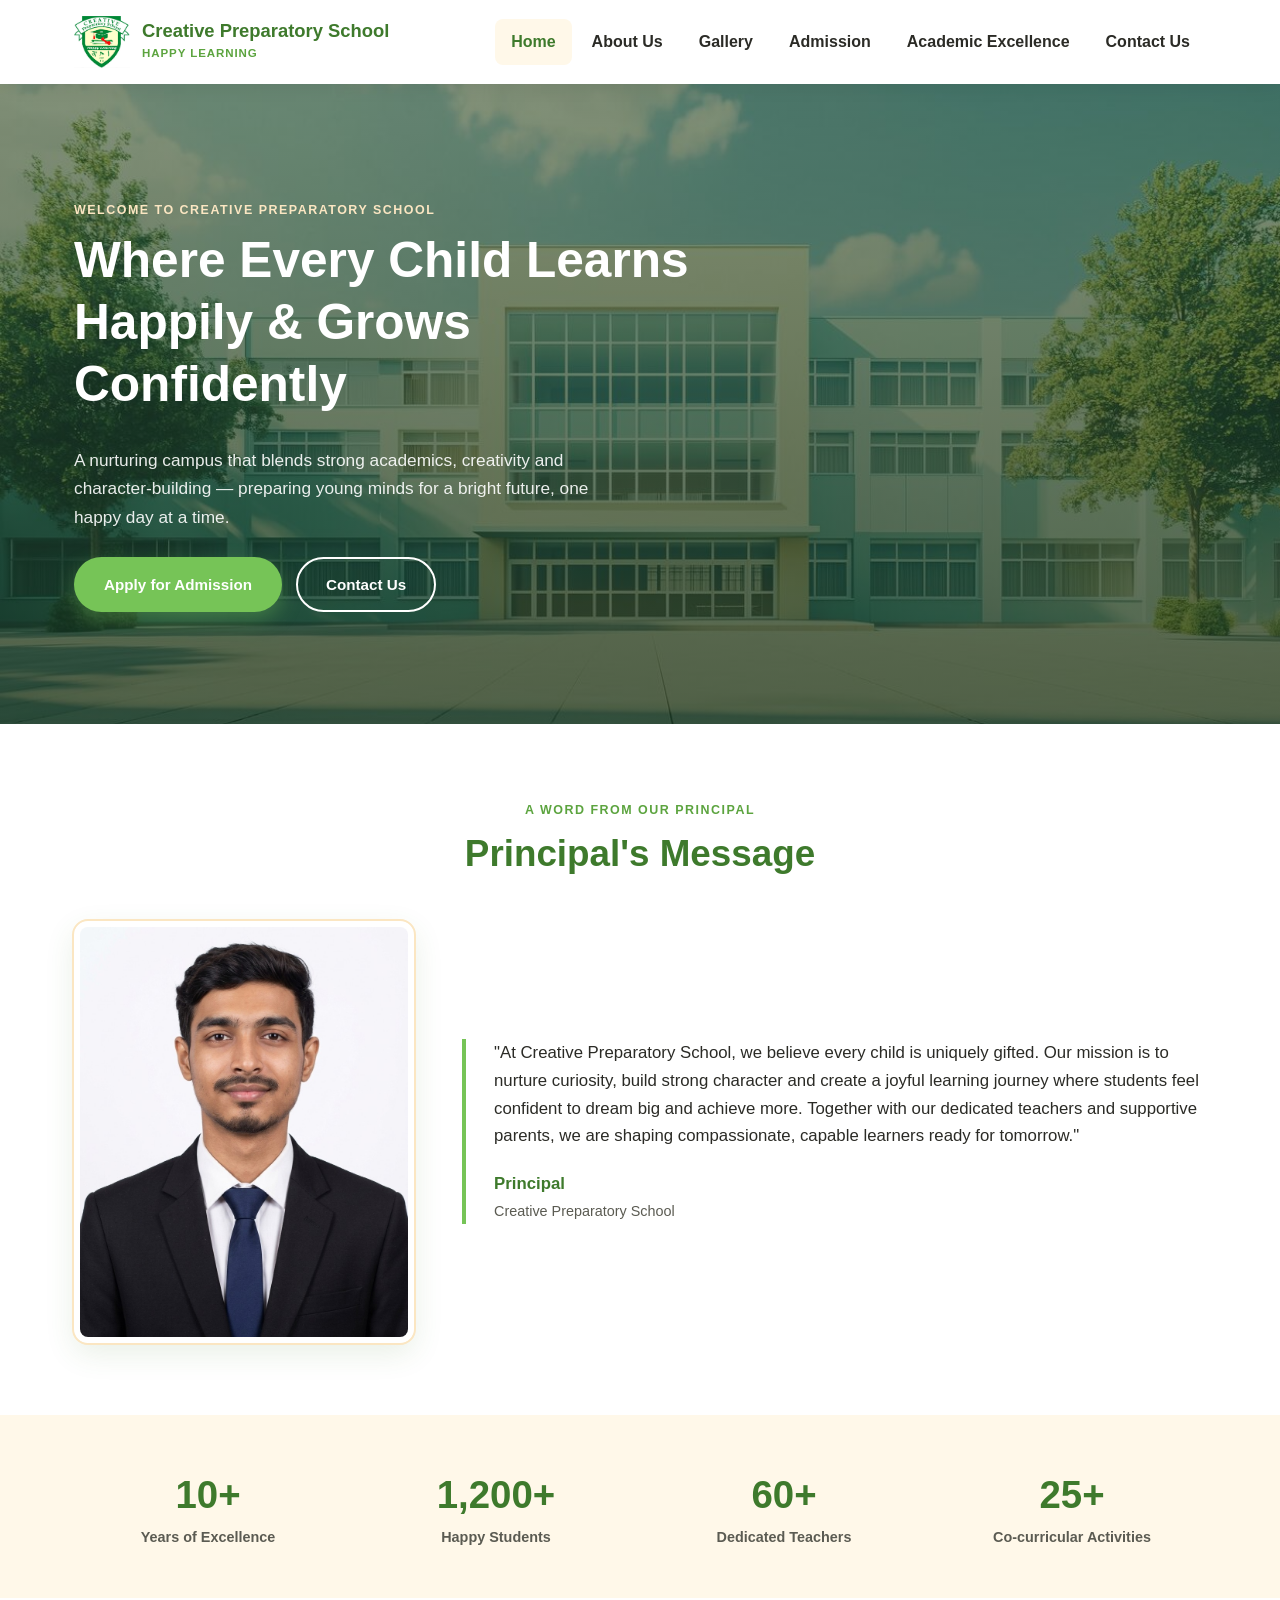
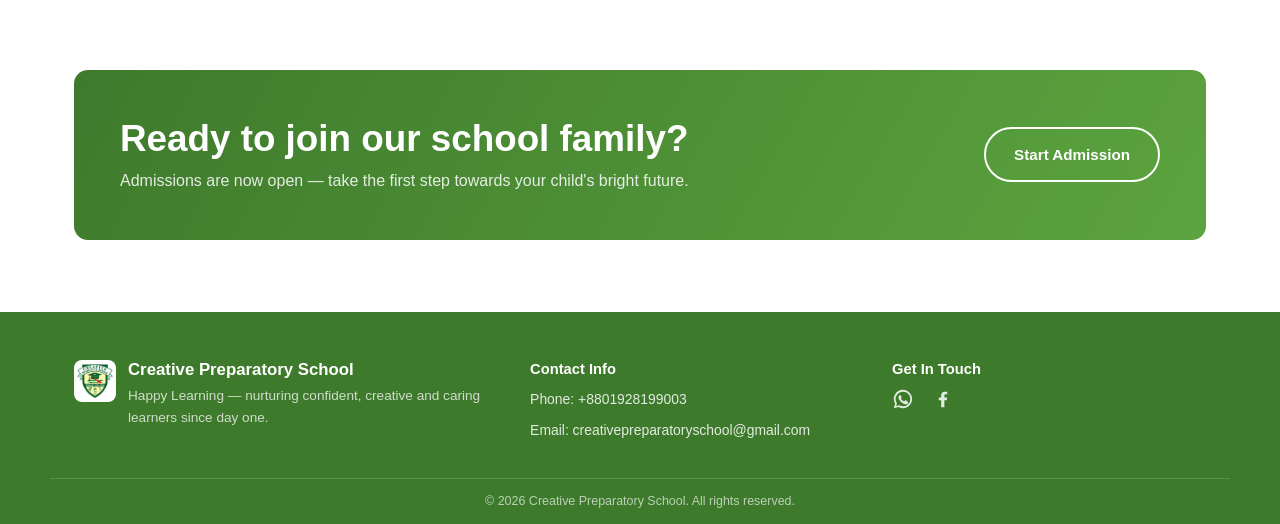
<file: index.html>
<!DOCTYPE html>
<html lang="en">
<head>
<meta charset="UTF-8">
<meta name="viewport" content="width=device-width, initial-scale=1.0">
<title>Creative Preparatory School — Happy Learning</title>
<meta name="description" content="Creative Preparatory School — a nurturing place for happy learning, strong academics and lifelong values.">
<link rel="icon" href="assets/img/school-logo.png">
<link rel="stylesheet" href="css/style.css">
</head>
<body>

<!-- ===================== HEADER ===================== -->
<header class="site-header">
  <div class="container header-inner">
    <a href="index.html" class="brand">
      <img src="assets/img/logo.jpg" alt="Creative Preparatory School logo" class="logo">
      <span class="brand-text">
        <strong>Creative Preparatory School</strong>
        <small>Happy Learning</small>
      </span>
    </a>

    <button class="nav-toggle" aria-label="Toggle navigation" aria-expanded="false">
      <span></span><span></span><span></span>
    </button>

    <nav class="site-nav">
      <ul>
        <li><a href="index.html">Home</a></li>
        <li><a href="about.html">About Us</a></li>
        <li><a href="gallery.html">Gallery</a></li>
        <li><a href="admission.html">Admission</a></li>
        <li><a href="academics.html">Academic Excellence</a></li>
        <li><a href="contact.html">Contact Us</a></li>
      </ul>
    </nav>
  </div>
</header>

<!-- ===================== HERO ===================== -->
<section class="hero">
  <div class="hero-media" aria-hidden="true">
    <img src="assets/img/school-building.jpg" alt="">
  </div>

  <div class="container">
    <div class="hero-content">
      <span class="eyebrow">Welcome to Creative Preparatory School</span>
      <h1>Where Every Child Learns Happily &amp; Grows Confidently</h1>
      <p>A nurturing campus that blends strong academics, creativity and character-building — preparing young minds for a bright future, one happy day at a time.</p>
      <div class="hero-actions">
        <a href="admission.html" class="btn btn-primary">Apply for Admission</a>
        <a href="contact.html" class="btn btn-outline">Contact Us</a>
      </div>
    </div>
  </div>
</section>

<!-- ===================== PRINCIPAL MESSAGE ===================== -->
<section class="section">
  <div class="container">
    <div class="section-head">
      <span class="eyebrow">A Word From Our Principal</span>
      <h2>Principal's Message</h2>
    </div>

    <div class="teacher-message reveal">
      <div class="teacher-photo">
        <img src="assets/img/head-teacher.jpg" alt="Principal, Creative Preparatory School">
      </div>

      <div class="teacher-quote">
        <p>"At Creative Preparatory School, we believe every child is uniquely gifted. Our mission is to nurture curiosity, build strong character and create a joyful learning journey where students feel confident to dream big and achieve more. Together with our dedicated teachers and supportive parents, we are shaping compassionate, capable learners ready for tomorrow."</p>
        <div class="signature">
          <strong>Principal</strong>
          <span>Creative Preparatory School</span>
        </div>
      </div>
    </div>
  </div>
</section>

<!-- ===================== STATS STRIP ===================== -->
<section class="section section--cream section--tight">
  <div class="container">
    <div class="stats-strip">
      <div class="stat-item reveal"><div class="num">10+</div><div class="label">Years of Excellence</div></div>
      <div class="stat-item reveal"><div class="num">1,200+</div><div class="label">Happy Students</div></div>
      <div class="stat-item reveal"><div class="num">60+</div><div class="label">Dedicated Teachers</div></div>
      <div class="stat-item reveal"><div class="num">25+</div><div class="label">Co-curricular Activities</div></div>
    </div>
  </div>
</section>

<!-- ===================== CTA BANNER ===================== -->
<section class="section">
  <div class="container">
    <div class="cta-banner reveal">
      <div>
        <h2>Ready to join our school family?</h2>
        <p>Admissions are now open — take the first step towards your child's bright future.</p>
      </div>
      <a href="admission.html" class="btn btn-outline">Start Admission</a>
    </div>
  </div>
</section>

<!-- ===================== FOOTER ===================== -->
<footer class="site-footer">
  <div class="container footer-inner">
    <div class="footer-brand">
      <img src="assets/img/school-logo.png" alt="Creative Preparatory School logo">
      <div>
        <h3>Creative Preparatory School</h3>
        <p>Happy Learning — nurturing confident, creative and caring learners since day one.</p>
      </div>
    </div>

    <div class="footer-col">
      <h4>Contact Info</h4>
      <p>Phone: <a href="tel:+8801928199003">+8801928199003</a></p>
      <p>Email: <a href="mailto:creativepreparatoryschool@gmail.com">creativepreparatoryschool@gmail.com</a></p>
    </div>

    <div class="footer-col">
      <h4>Get In Touch</h4>
      <div class="social-icons">
        <a href="https://wa.me/8801722197554" target="_blank" rel="noopener" class="social-icon" aria-label="WhatsApp">
          <svg viewBox="0 0 24 24" fill="none"><path d="M12 2a10 10 0 0 0-8.6 15.1L2 22l5-1.3A10 10 0 1 0 12 2Zm0 18a8 8 0 0 1-4.1-1.1l-.3-.2-3 .8.8-2.9-.2-.3A8 8 0 1 1 12 20Zm4.4-5.9c-.2-.1-1.4-.7-1.6-.8-.2-.1-.4-.1-.5.1-.2.2-.6.8-.8 1-.1.2-.3.2-.5.1-1.4-.7-2.3-1.3-3.2-2.8-.2-.4.2-.4.6-1.2.1-.2 0-.3 0-.5-.1-.1-.5-1.3-.7-1.8-.2-.4-.4-.4-.5-.4h-.5c-.2 0-.5.1-.7.3-.2.2-.9.9-.9 2.2s.9 2.6 1.1 2.8c.1.2 1.9 2.9 4.6 4 .6.3 1.1.4 1.5.5.6.2 1.2.2 1.6.1.5-.1 1.4-.6 1.6-1.1.2-.5.2-1 .1-1.1-.1-.1-.3-.2-.5-.3Z" fill="currentColor"/></svg>
        </a>
        <a href="https://www.facebook.com/creativepreparatoryschool" target="_blank" rel="noopener" class="social-icon" aria-label="Facebook Page">
          <svg viewBox="0 0 24 24" fill="none"><path d="M13.5 21v-7.6h2.6l.4-3h-3V8.4c0-.9.2-1.5 1.5-1.5h1.6V4.2C15.9 4.1 15 4 13.9 4c-2.3 0-3.9 1.4-3.9 4v2.4H7.4v3H10V21h3.5Z" fill="currentColor"/></svg>
        </a>
      </div>
    </div>
  </div>

  <div class="footer-bottom container">
    &copy; <span data-year>2026</span> Creative Preparatory School. All rights reserved.
  </div>
</footer>

<button class="back-to-top" aria-label="Back to top">&uarr;</button>

<script src="js/script.js"></script>
</body>
</html>
</file>
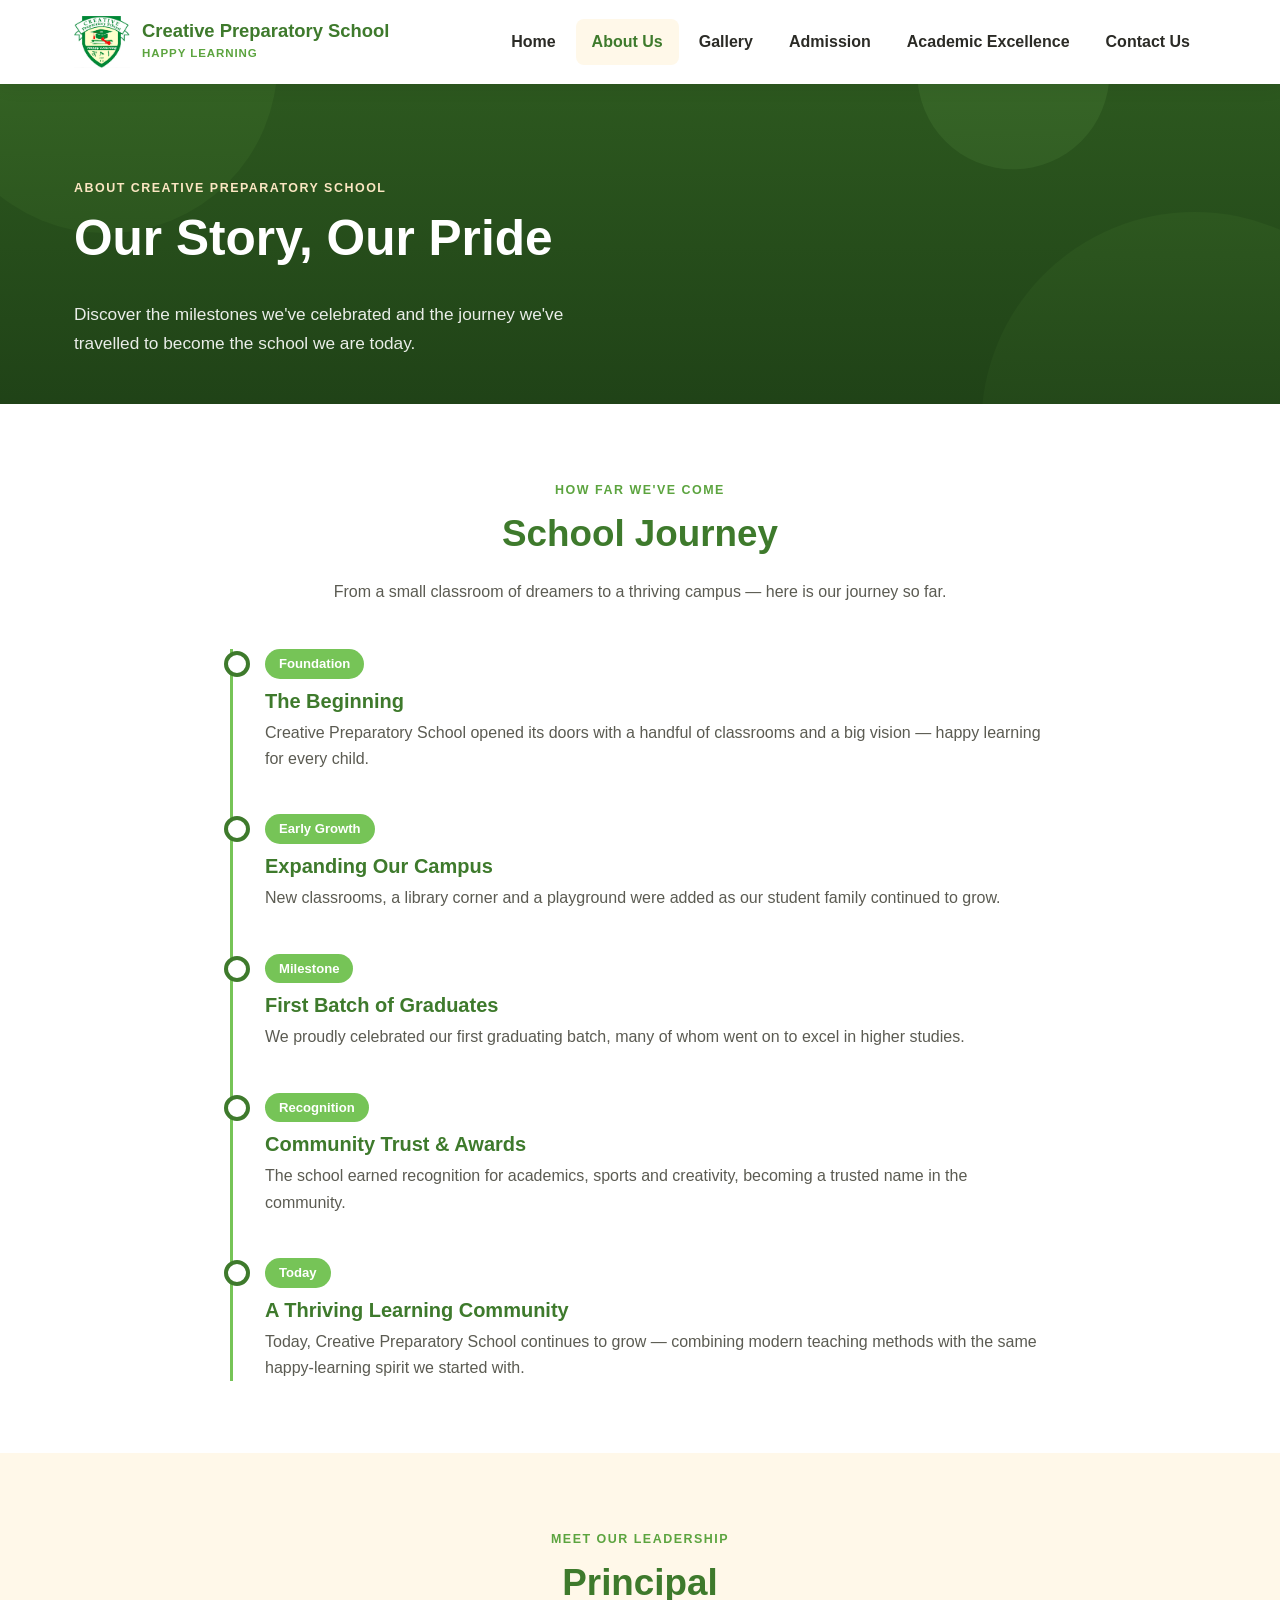
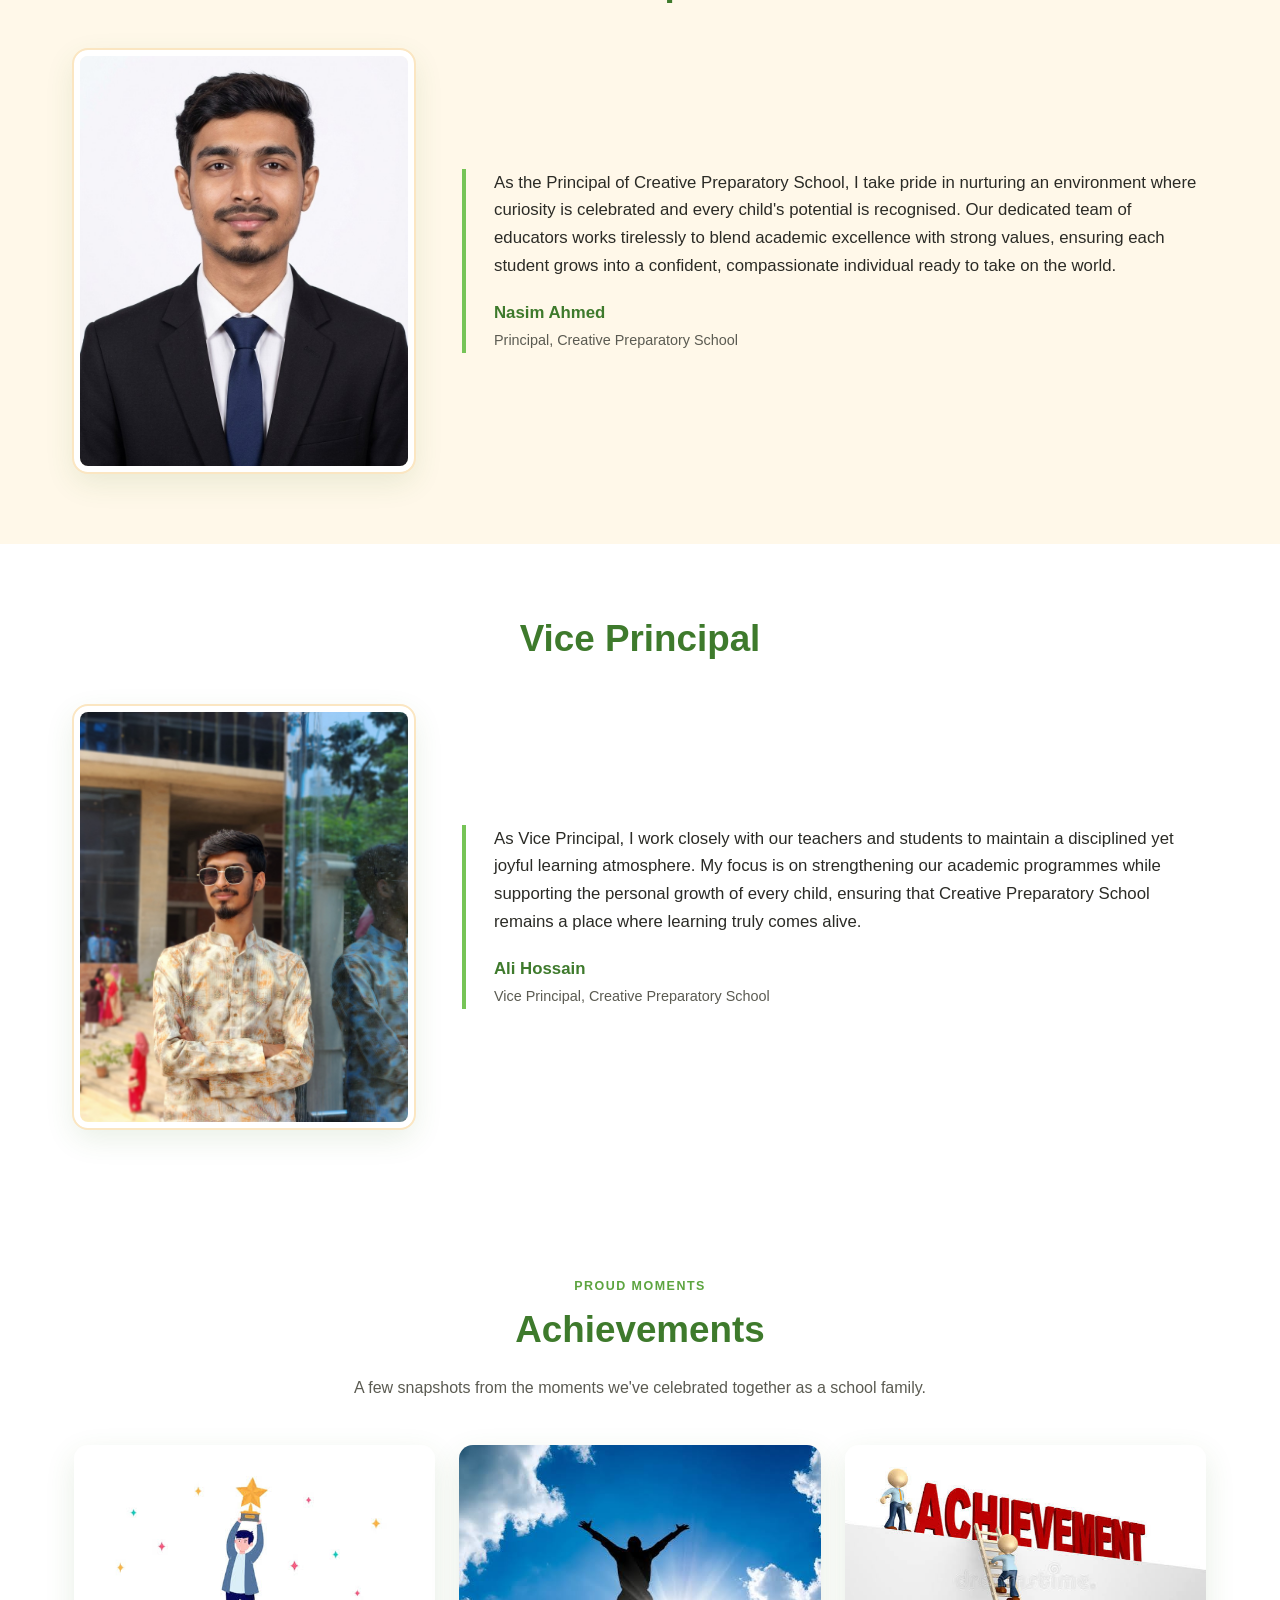
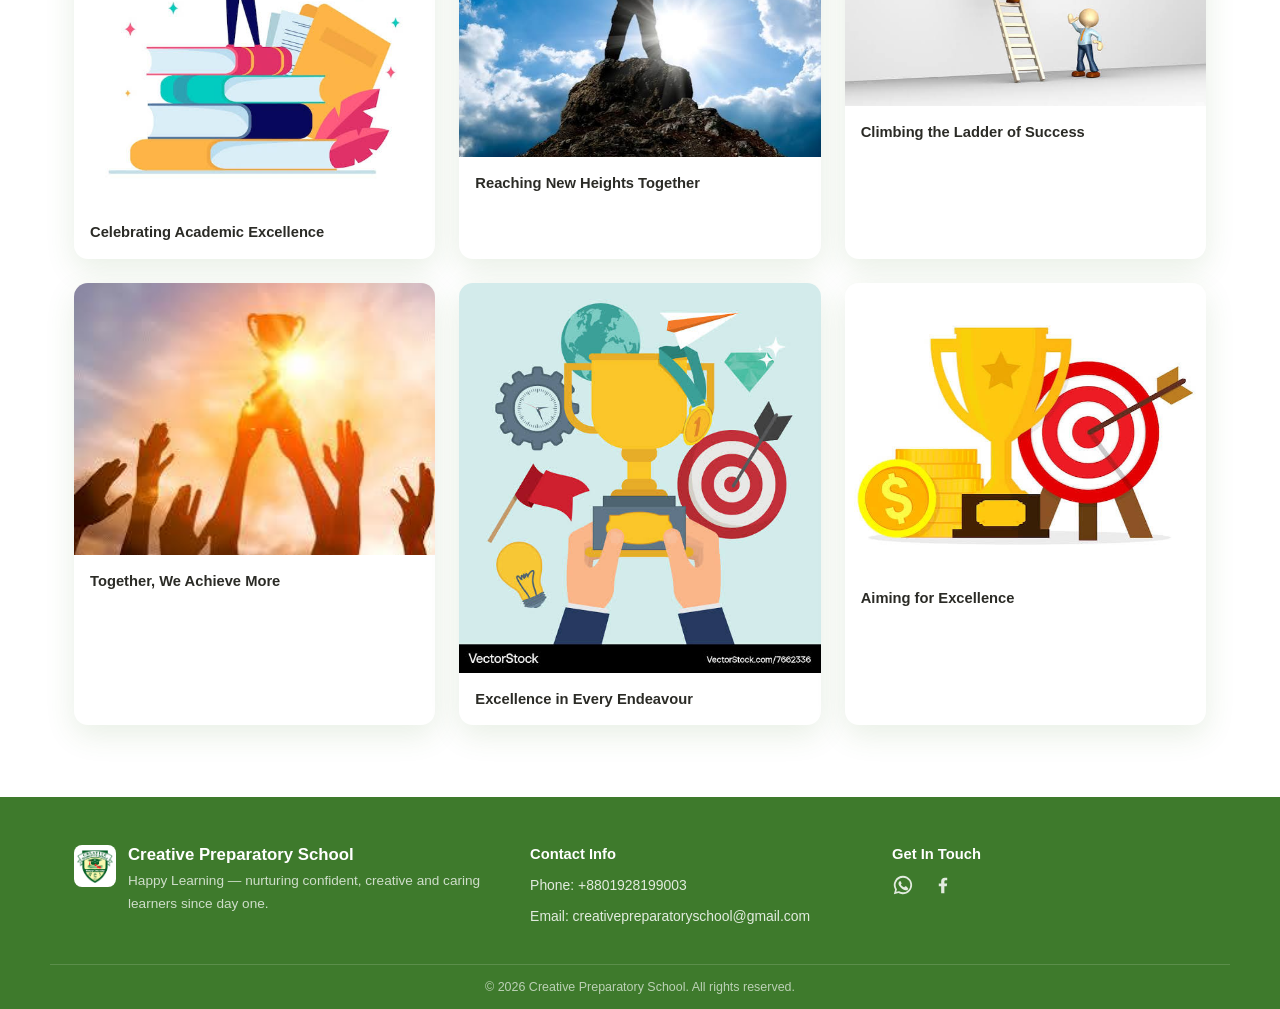
<file: about.html>
<!DOCTYPE html>
<html lang="en">
<head>
<meta charset="UTF-8">
<meta name="viewport" content="width=device-width, initial-scale=1.0">
<title>About Us — Creative Preparatory School</title>
<meta name="description" content="Learn about Creative Preparatory School's achievements and journey over the years.">
<link rel="icon" href="assets/img/logo.jpg">
<link rel="stylesheet" href="css/style.css">
</head>
<body>

<header class="site-header">
  <div class="container header-inner">
    <a href="index.html" class="brand">
      <img src="assets/img/logo.jpg" alt="Creative Preparatory School logo" class="logo">
      <span class="brand-text">
        <strong>Creative Preparatory School</strong>
        <small>Happy Learning</small>
      </span>
    </a>
    <button class="nav-toggle" aria-label="Toggle navigation" aria-expanded="false">
      <span></span><span></span><span></span>
    </button>
    <nav class="site-nav">
      <ul>
        <li><a href="index.html">Home</a></li>
        <li><a href="about.html">About Us</a></li>
        <li><a href="gallery.html">Gallery</a></li>
        <li><a href="admission.html">Admission</a></li>
        <li><a href="academics.html">Academic Excellence</a></li>
        <li><a href="contact.html">Contact Us</a></li>
      </ul>
    </nav>
  </div>
</header>

<section class="hero page-hero">
  <div class="hero-media" aria-hidden="true">
    <svg viewBox="0 0 1200 500" preserveAspectRatio="xMidYMid slice" xmlns="http://www.w3.org/2000/svg">
      <rect width="1200" height="500" fill="#3E7A2C"/>
      <circle cx="100" cy="80" r="160" fill="#5CA43F" opacity=".5"/>
      <circle cx="1120" cy="420" r="200" fill="#5CA43F" opacity=".5"/>
      <circle cx="950" cy="90" r="90" fill="#76C457" opacity=".4"/>
    </svg>
  </div>
  <div class="container">
    <div class="hero-content">
      <span class="eyebrow">About Creative Preparatory School</span>
      <h1>Our Story, Our Pride</h1>
      <p>Discover the milestones we've celebrated and the journey we've travelled to become the school we are today.</p>
    </div>
  </div>
</section>

<!-- ===================== SCHOOL JOURNEY ===================== -->
<section id="journey" class="section">
  <div class="container">
    <div class="section-head">
      <span class="eyebrow">How Far We've Come</span>
      <h2>School Journey</h2>
      <p>From a small classroom of dreamers to a thriving campus — here is our journey so far.</p>
    </div>

    <div class="timeline">
      <div class="timeline-item reveal">
        <span class="year">Foundation</span>
        <h3>The Beginning</h3>
        <p>Creative Preparatory School opened its doors with a handful of classrooms and a big vision — happy learning for every child.</p>
      </div>
      <div class="timeline-item reveal">
        <span class="year">Early Growth</span>
        <h3>Expanding Our Campus</h3>
        <p>New classrooms, a library corner and a playground were added as our student family continued to grow.</p>
      </div>
      <div class="timeline-item reveal">
        <span class="year">Milestone</span>
        <h3>First Batch of Graduates</h3>
        <p>We proudly celebrated our first graduating batch, many of whom went on to excel in higher studies.</p>
      </div>
      <div class="timeline-item reveal">
        <span class="year">Recognition</span>
        <h3>Community Trust &amp; Awards</h3>
        <p>The school earned recognition for academics, sports and creativity, becoming a trusted name in the community.</p>
      </div>
      <div class="timeline-item reveal">
        <span class="year">Today</span>
        <h3>A Thriving Learning Community</h3>
        <p>Today, Creative Preparatory School continues to grow — combining modern teaching methods with the same happy-learning spirit we started with.</p>
      </div>
    </div>
  </div>
</section>

<!-- ===================== PRINCIPAL ===================== -->
<section class="section section--cream">
  <div class="container">
    <div class="section-head">
      <span class="eyebrow">Meet Our Leadership</span>
      <h2>Principal</h2>
    </div>

    <div class="teacher-message reveal">
      <div class="teacher-photo">
        <img src="assets/img/head-teacher.jpg" alt="Principal of Creative Preparatory School">
      </div>
      <div class="teacher-quote">
        <p>As the Principal of Creative Preparatory School, I take pride in nurturing an environment where curiosity is celebrated and every child's potential is recognised. Our dedicated team of educators works tirelessly to blend academic excellence with strong values, ensuring each student grows into a confident, compassionate individual ready to take on the world.</p>
        <div class="signature">
          <strong>Nasim Ahmed</strong>
          <span>Principal, Creative Preparatory School</span>
        </div>
      </div>
    </div>
  </div>
</section>

<!-- ===================== VICE PRINCIPAL ===================== -->
<section class="section">
  <div class="container">
    <div class="section-head">
      <h2>Vice Principal</h2>
    </div>

    <div class="teacher-message reveal">
      <div class="teacher-photo">
        <img src="assets/img/vice-principal.jpg" alt="Vice Principal of Creative Preparatory School">
      </div>
      <div class="teacher-quote">
        <p>As Vice Principal, I work closely with our teachers and students to maintain a disciplined yet joyful learning atmosphere. My focus is on strengthening our academic programmes while supporting the personal growth of every child, ensuring that Creative Preparatory School remains a place where learning truly comes alive.</p>
        <div class="signature">
          <strong>Ali Hossain</strong>
          <span>Vice Principal, Creative Preparatory School</span>
        </div>
      </div>
    </div>
  </div>
</section>

<!-- ===================== ACHIEVEMENTS ===================== -->
<section id="achievements" class="section">
  <div class="container">
    <div class="section-head">
      <span class="eyebrow">Proud Moments</span>
      <h2>Achievements</h2>
      <p>A few snapshots from the moments we've celebrated together as a school family.</p>
    </div>

    <div class="achievement-gallery">
      <figure class="achievement-photo reveal">
        <img src="assets/Achievements/1.jpg" alt="Celebrating academic excellence">
        <figcaption>Celebrating Academic Excellence</figcaption>
      </figure>

      <figure class="achievement-photo reveal">
        <img src="assets/Achievements/2.jpg" alt="Reaching new heights">
        <figcaption>Reaching New Heights Together</figcaption>
      </figure>

      <figure class="achievement-photo reveal">
        <img src="assets/Achievements/3.jpg" alt="Climbing the ladder of success">
        <figcaption>Climbing the Ladder of Success</figcaption>
      </figure>

      <figure class="achievement-photo reveal">
        <img src="assets/Achievements/4.jpg" alt="Together we achieve more">
        <figcaption>Together, We Achieve More</figcaption>
      </figure>

      <figure class="achievement-photo reveal">
        <img src="assets/Achievements/5.jpg" alt="Excellence in every endeavour">
        <figcaption>Excellence in Every Endeavour</figcaption>
      </figure>

      <figure class="achievement-photo reveal">
        <img src="assets/Achievements/6.jpg" alt="Aiming for excellence">
        <figcaption>Aiming for Excellence</figcaption>
      </figure>
    </div>
  </div>
</section>

<footer class="site-footer">
  <div class="container footer-inner">
    <div class="footer-brand">
      <img src="assets/img/school-logo.png" alt="Creative Preparatory School logo">
      <div>
        <h3>Creative Preparatory School</h3>
        <p>Happy Learning — nurturing confident, creative and caring learners since day one.</p>
      </div>
    </div>    <div class="footer-col">
      <h4>Contact Info</h4>
      <p>Phone: <a href="tel:+8801928199003">+8801928199003</a></p>
      <p>Email: <a href="mailto:creativepreparatoryschool@gmail.com">creativepreparatoryschool@gmail.com</a></p>
    </div>

    <div class="footer-col">
      <h4>Get In Touch</h4>
      <div class="social-icons">
        <a href="https://wa.me/8801722197554" target="_blank" rel="noopener" class="social-icon" aria-label="WhatsApp">
          <svg viewBox="0 0 24 24" fill="none"><path d="M12 2a10 10 0 0 0-8.6 15.1L2 22l5-1.3A10 10 0 1 0 12 2Zm0 18a8 8 0 0 1-4.1-1.1l-.3-.2-3 .8.8-2.9-.2-.3A8 8 0 1 1 12 20Zm4.4-5.9c-.2-.1-1.4-.7-1.6-.8-.2-.1-.4-.1-.5.1-.2.2-.6.8-.8 1-.1.2-.3.2-.5.1-1.4-.7-2.3-1.3-3.2-2.8-.2-.4.2-.4.6-1.2.1-.2 0-.3 0-.5-.1-.1-.5-1.3-.7-1.8-.2-.4-.4-.4-.5-.4h-.5c-.2 0-.5.1-.7.3-.2.2-.9.9-.9 2.2s.9 2.6 1.1 2.8c.1.2 1.9 2.9 4.6 4 .6.3 1.1.4 1.5.5.6.2 1.2.2 1.6.1.5-.1 1.4-.6 1.6-1.1.2-.5.2-1 .1-1.1-.1-.1-.3-.2-.5-.3Z" fill="currentColor"/></svg>
        </a>
        <a href="https://www.facebook.com/creativepreparatoryschool" target="_blank" rel="noopener" class="social-icon" aria-label="Facebook Page">
          <svg viewBox="0 0 24 24" fill="none"><path d="M13.5 21v-7.6h2.6l.4-3h-3V8.4c0-.9.2-1.5 1.5-1.5h1.6V4.2C15.9 4.1 15 4 13.9 4c-2.3 0-3.9 1.4-3.9 4v2.4H7.4v3H10V21h3.5Z" fill="currentColor"/></svg>
        </a>
      </div>
    </div>
  </div>
  <div class="footer-bottom container">
    &copy; <span data-year>2026</span> Creative Preparatory School. All rights reserved.
  </div>
</footer>

<button class="back-to-top" aria-label="Back to top">&uarr;</button>
<script src="js/script.js"></script>
</body>
</html>
</file>
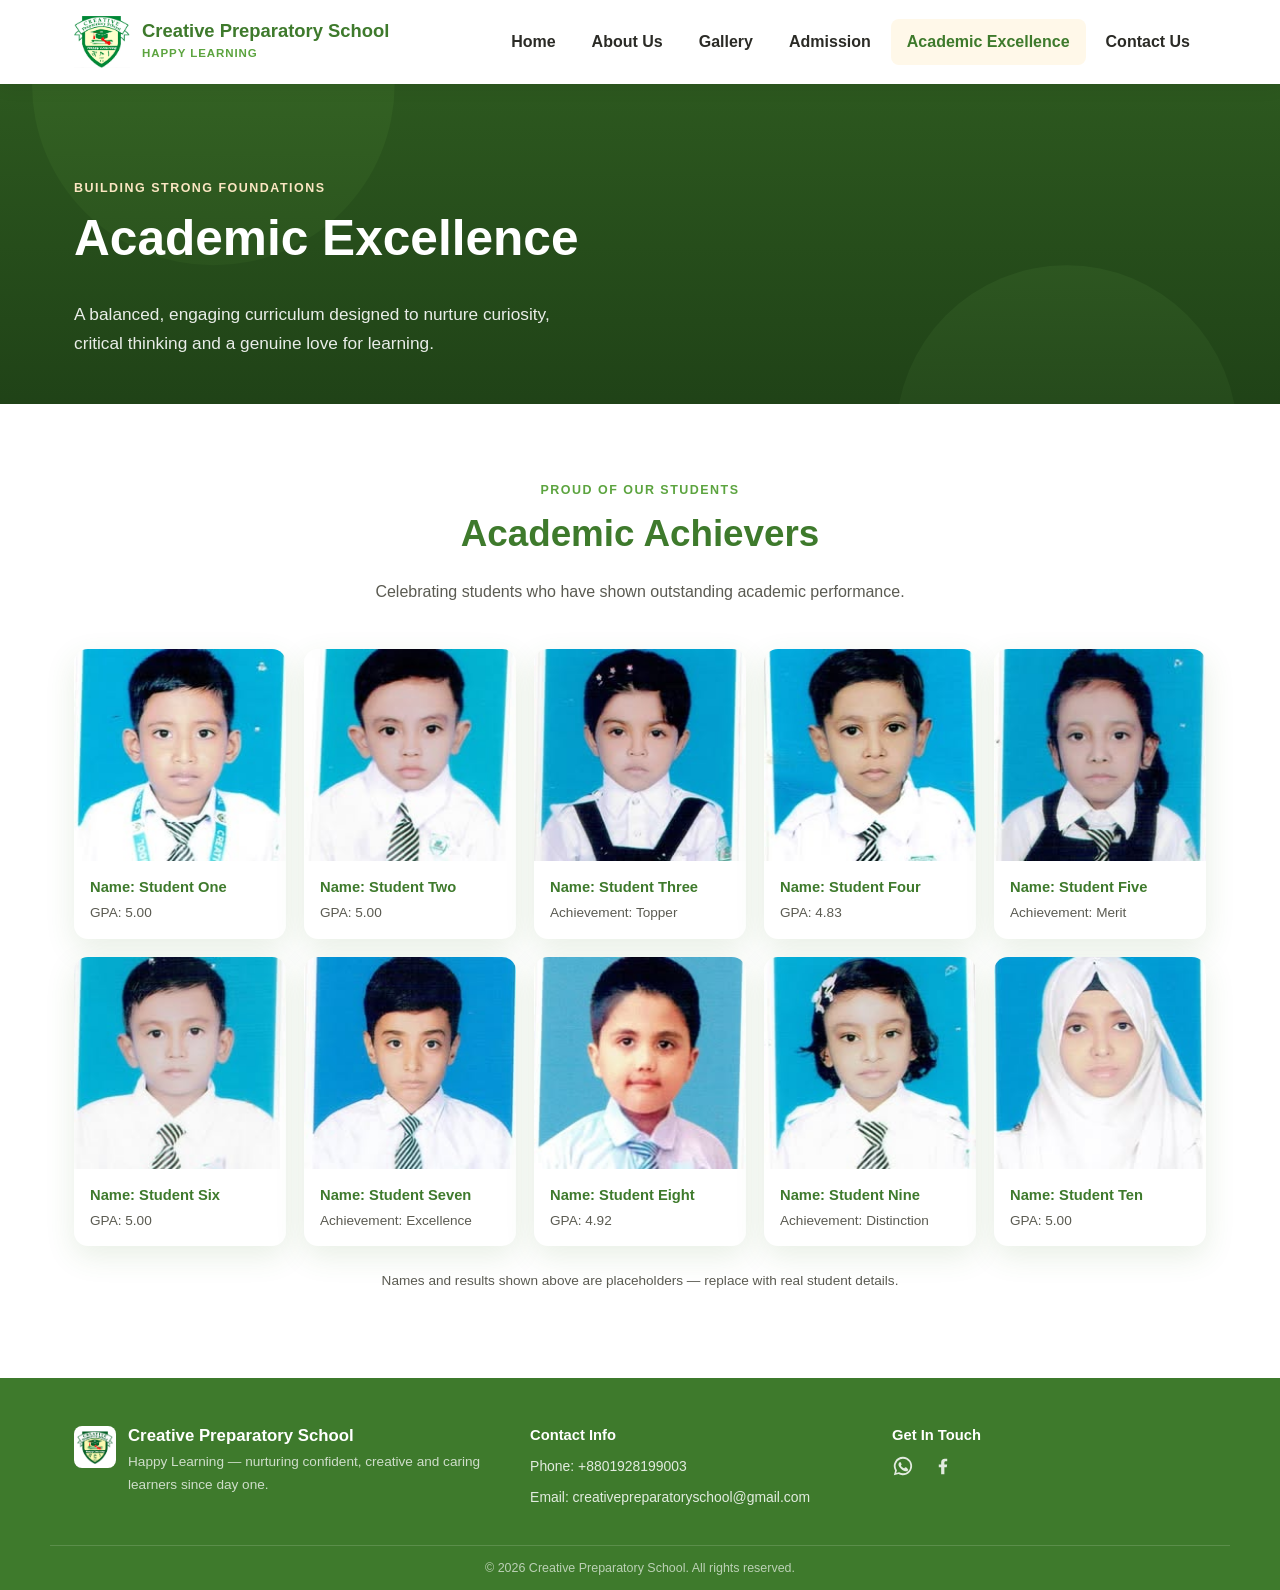
<file: academics.html>
<!DOCTYPE html>
<html lang="en">
<head>
<meta charset="UTF-8">
<meta name="viewport" content="width=device-width, initial-scale=1.0">
<title>Academic Excellence — Creative Preparatory School</title>
<meta name="description" content="Curriculum, teaching approach and academic programmes at Creative Preparatory School.">
<link rel="icon" href="assets/img/logo.jpg">
<link rel="stylesheet" href="css/style.css">
</head>
<body>

<header class="site-header">
  <div class="container header-inner">
    <a href="index.html" class="brand">
      <img src="assets/img/logo.jpg" alt="Creative Preparatory School logo" class="logo">
      <span class="brand-text">
        <strong>Creative Preparatory School</strong>
        <small>Happy Learning</small>
      </span>
    </a>
    <button class="nav-toggle" aria-label="Toggle navigation" aria-expanded="false">
      <span></span><span></span><span></span>
    </button>
    <nav class="site-nav">
      <ul>
        <li><a href="index.html">Home</a></li>
        <li><a href="about.html">About Us</a></li>
        <li><a href="gallery.html">Gallery</a></li>
        <li><a href="admission.html">Admission</a></li>
        <li><a href="academics.html">Academic Excellence</a></li>
        <li><a href="contact.html">Contact Us</a></li>
      </ul>
    </nav>
  </div>
</header>

<section class="hero page-hero">
  <div class="hero-media" aria-hidden="true">
    <svg viewBox="0 0 1200 500" preserveAspectRatio="xMidYMid slice" xmlns="http://www.w3.org/2000/svg">
      <rect width="1200" height="500" fill="#3E7A2C"/>
      <circle cx="200" cy="100" r="170" fill="#5CA43F" opacity=".5"/>
      <circle cx="1000" cy="430" r="160" fill="#76C457" opacity=".4"/>
    </svg>
  </div>
  <div class="container">
    <div class="hero-content">
      <span class="eyebrow">Building Strong Foundations</span>
      <h1>Academic Excellence</h1>
      <p>A balanced, engaging curriculum designed to nurture curiosity, critical thinking and a genuine love for learning.</p>
    </div>
  </div>
</section>

<!-- ===================== TOP ACHIEVERS ===================== -->
<section class="section">
  <div class="container">
    <div class="section-head">
      <span class="eyebrow">Proud Of Our Students</span>
      <h2>Academic Achievers</h2>
      <p>Celebrating students who have shown outstanding academic performance.</p>
    </div>

    <div class="achievement-gallery student-gallery">
      <figure class="achievement-photo reveal">
        <img src="assets/Academic Excellence/1.jpg" alt="Student photo">
        <figcaption><strong>Name: Student One</strong><span>GPA: 5.00</span></figcaption>
      </figure>
      <figure class="achievement-photo reveal">
        <img src="assets/Academic Excellence/2.jpg" alt="Student photo">
        <figcaption><strong>Name: Student Two</strong><span>GPA: 5.00</span></figcaption>
      </figure>
      <figure class="achievement-photo reveal">
        <img src="assets/Academic Excellence/3.jpg" alt="Student photo">
        <figcaption><strong>Name: Student Three</strong><span>Achievement: Topper</span></figcaption>
      </figure>
      <figure class="achievement-photo reveal">
        <img src="assets/Academic Excellence/4.jpg" alt="Student photo">
        <figcaption><strong>Name: Student Four</strong><span>GPA: 4.83</span></figcaption>
      </figure>
      <figure class="achievement-photo reveal">
        <img src="assets/Academic Excellence/5.jpg" alt="Student photo">
        <figcaption><strong>Name: Student Five</strong><span>Achievement: Merit</span></figcaption>
      </figure>
      <figure class="achievement-photo reveal">
        <img src="assets/Academic Excellence/6.jpg" alt="Student photo">
        <figcaption><strong>Name: Student Six</strong><span>GPA: 5.00</span></figcaption>
      </figure>
      <figure class="achievement-photo reveal">
        <img src="assets/Academic Excellence/7.jpg" alt="Student photo">
        <figcaption><strong>Name: Student Seven</strong><span>Achievement: Excellence</span></figcaption>
      </figure>
      <figure class="achievement-photo reveal">
        <img src="assets/Academic Excellence/8.jpg" alt="Student photo">
        <figcaption><strong>Name: Student Eight</strong><span>GPA: 4.92</span></figcaption>
      </figure>
      <figure class="achievement-photo reveal">
        <img src="assets/Academic Excellence/9.jpg" alt="Student photo">
        <figcaption><strong>Name: Student Nine</strong><span>Achievement: Distinction</span></figcaption>
      </figure>
      <figure class="achievement-photo reveal">
        <img src="assets/Academic Excellence/10.jpg" alt="Student photo">
        <figcaption><strong>Name: Student Ten</strong><span>GPA: 5.00</span></figcaption>
      </figure>
    </div>
    <p class="form-note" style="text-align:center; margin-top:24px;">Names and results shown above are placeholders — replace with real student details.</p>
  </div>
</section>

<footer class="site-footer">
  <div class="container footer-inner">
    <div class="footer-brand">
      <img src="assets/img/school-logo.png" alt="Creative Preparatory School logo">
      <div>
        <h3>Creative Preparatory School</h3>
        <p>Happy Learning — nurturing confident, creative and caring learners since day one.</p>
      </div>
    </div>    <div class="footer-col">
      <h4>Contact Info</h4>
      <p>Phone: <a href="tel:+8801928199003">+8801928199003</a></p>
      <p>Email: <a href="mailto:creativepreparatoryschool@gmail.com">creativepreparatoryschool@gmail.com</a></p>
    </div>

    <div class="footer-col">
      <h4>Get In Touch</h4>
      <div class="social-icons">
        <a href="https://wa.me/8801722197554" target="_blank" rel="noopener" class="social-icon" aria-label="WhatsApp">
          <svg viewBox="0 0 24 24" fill="none"><path d="M12 2a10 10 0 0 0-8.6 15.1L2 22l5-1.3A10 10 0 1 0 12 2Zm0 18a8 8 0 0 1-4.1-1.1l-.3-.2-3 .8.8-2.9-.2-.3A8 8 0 1 1 12 20Zm4.4-5.9c-.2-.1-1.4-.7-1.6-.8-.2-.1-.4-.1-.5.1-.2.2-.6.8-.8 1-.1.2-.3.2-.5.1-1.4-.7-2.3-1.3-3.2-2.8-.2-.4.2-.4.6-1.2.1-.2 0-.3 0-.5-.1-.1-.5-1.3-.7-1.8-.2-.4-.4-.4-.5-.4h-.5c-.2 0-.5.1-.7.3-.2.2-.9.9-.9 2.2s.9 2.6 1.1 2.8c.1.2 1.9 2.9 4.6 4 .6.3 1.1.4 1.5.5.6.2 1.2.2 1.6.1.5-.1 1.4-.6 1.6-1.1.2-.5.2-1 .1-1.1-.1-.1-.3-.2-.5-.3Z" fill="currentColor"/></svg>
        </a>
        <a href="https://www.facebook.com/creativepreparatoryschool" target="_blank" rel="noopener" class="social-icon" aria-label="Facebook Page">
          <svg viewBox="0 0 24 24" fill="none"><path d="M13.5 21v-7.6h2.6l.4-3h-3V8.4c0-.9.2-1.5 1.5-1.5h1.6V4.2C15.9 4.1 15 4 13.9 4c-2.3 0-3.9 1.4-3.9 4v2.4H7.4v3H10V21h3.5Z" fill="currentColor"/></svg>
        </a>
      </div>
    </div>
  </div>
  <div class="footer-bottom container">
    &copy; <span data-year>2026</span> Creative Preparatory School. All rights reserved.
  </div>
</footer>

<button class="back-to-top" aria-label="Back to top">&uarr;</button>
<script src="js/script.js"></script>
</body>
</html>
</file>
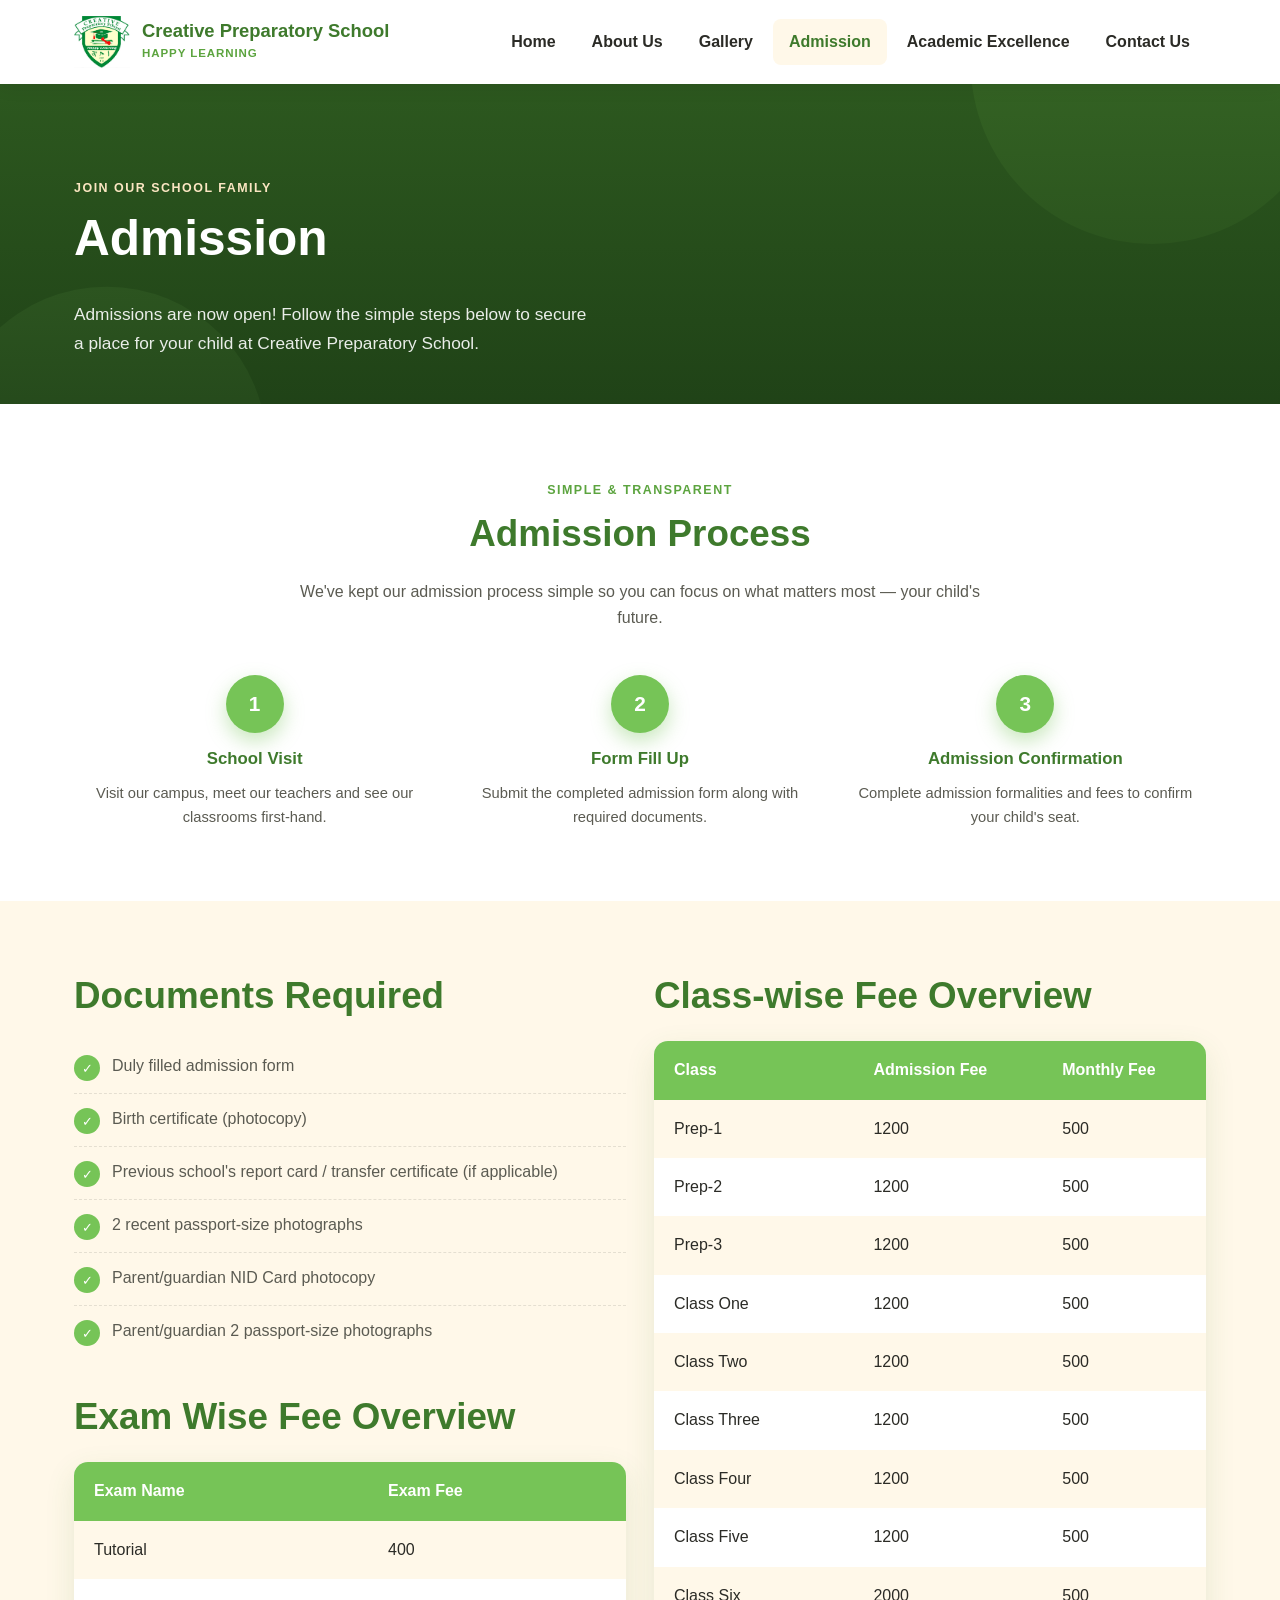
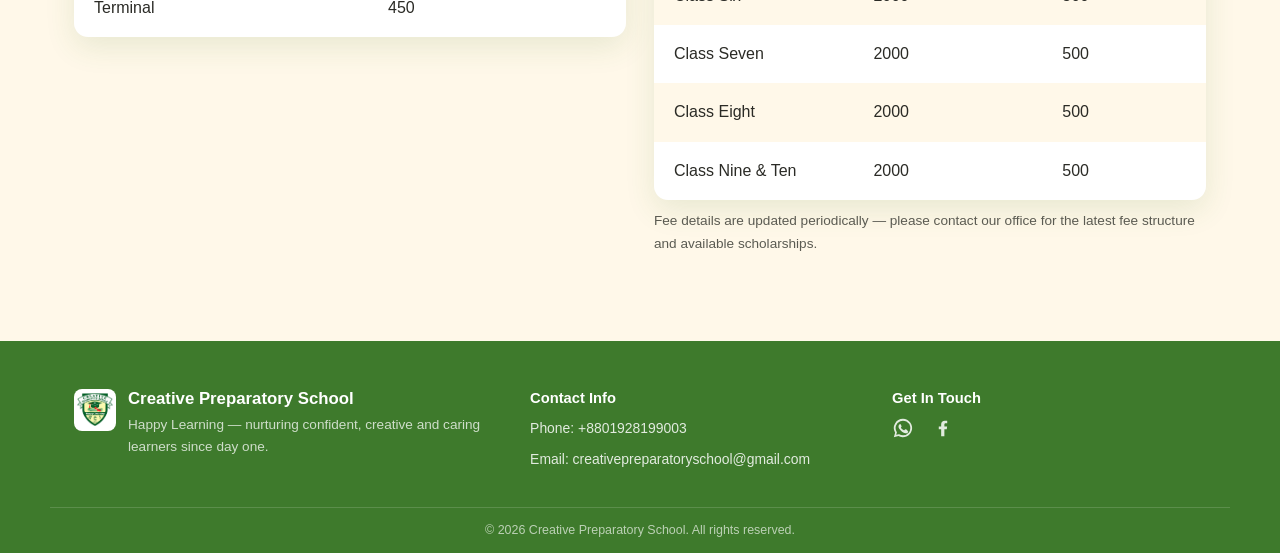
<file: admission.html>
<!DOCTYPE html>
<html lang="en">
<head>
<meta charset="UTF-8">
<meta name="viewport" content="width=device-width, initial-scale=1.0">
<title>Admission — Creative Preparatory School</title>
<meta name="description" content="Admission process, requirements and fee overview for Creative Preparatory School.">
<link rel="icon" href="assets/img/logo.jpg">
<link rel="stylesheet" href="css/style.css">
</head>
<body>

<header class="site-header">
  <div class="container header-inner">
    <a href="index.html" class="brand">
      <img src="assets/img/logo.jpg" alt="Creative Preparatory School logo" class="logo">
      <span class="brand-text">
        <strong>Creative Preparatory School</strong>
        <small>Happy Learning</small>
      </span>
    </a>
    <button class="nav-toggle" aria-label="Toggle navigation" aria-expanded="false">
      <span></span><span></span><span></span>
    </button>
    <nav class="site-nav">
      <ul>
        <li><a href="index.html">Home</a></li>
        <li><a href="about.html">About Us</a></li>
        <li><a href="gallery.html">Gallery</a></li>
        <li><a href="admission.html">Admission</a></li>
        <li><a href="academics.html">Academic Excellence</a></li>
        <li><a href="contact.html">Contact Us</a></li>
      </ul>
    </nav>
  </div>
</header>

<section class="hero page-hero">
  <div class="hero-media" aria-hidden="true">
    <svg viewBox="0 0 1200 500" preserveAspectRatio="xMidYMid slice" xmlns="http://www.w3.org/2000/svg">
      <rect width="1200" height="500" fill="#3E7A2C"/>
      <circle cx="1080" cy="80" r="170" fill="#5CA43F" opacity=".5"/>
      <circle cx="100" cy="440" r="150" fill="#76C457" opacity=".4"/>
    </svg>
  </div>
  <div class="container">
    <div class="hero-content">
      <span class="eyebrow">Join Our School Family</span>
      <h1>Admission</h1>
      <p>Admissions are now open! Follow the simple steps below to secure a place for your child at Creative Preparatory School.</p>
    </div>
  </div>
</section>

<!-- ===================== PROCESS ===================== -->
<section class="section">
  <div class="container">
    <div class="section-head">
      <span class="eyebrow">Simple &amp; Transparent</span>
      <h2>Admission Process</h2>
      <p>We've kept our admission process simple so you can focus on what matters most — your child's future.</p>
    </div>

    <div class="steps">
      <div class="step-card reveal">
        <div class="step-num">1</div>
        <h3>School Visit</h3>
        <p>Visit our campus, meet our teachers and see our classrooms first-hand.</p>
      </div>
      <div class="step-card reveal">
        <div class="step-num">2</div>
        <h3>Form Fill Up</h3>
        <p>Submit the completed admission form along with required documents.</p>
      </div>
      <div class="step-card reveal">
        <div class="step-num">3</div>
        <h3>Admission Confirmation</h3>
        <p>Complete admission formalities and fees to confirm your child's seat.</p>
      </div>
    </div>
  </div>
</section>

<!-- ===================== REQUIREMENTS + FEES ===================== -->
<section class="section section--cream">
  <div class="container grid-2">
    <div class="reveal">
      <h2>Documents Required</h2>
      <ul class="requirements-list">
        <li><span class="tick">&#10003;</span> Duly filled admission form</li>
        <li><span class="tick">&#10003;</span> Birth certificate (photocopy)</li>
        <li><span class="tick">&#10003;</span> Previous school's report card / transfer certificate (if applicable)</li>
        <li><span class="tick">&#10003;</span> 2 recent passport-size photographs</li>
        <li><span class="tick">&#10003;</span> Parent/guardian NID Card photocopy</li>
        <li><span class="tick">&#10003;</span> Parent/guardian 2 passport-size photographs</li>
      </ul>

      <h2 style="margin-top:36px;">Exam Wise Fee Overview</h2>
      <table class="fee-table">
        <thead>
          <tr><th>Exam Name</th><th>Exam Fee</th></tr>
        </thead>
        <tbody>
          <tr><td>Tutorial</td><td>400</td></tr>
          <tr><td>Terminal</td><td>450</td></tr>
        </tbody>
      </table>
    </div>

    <div class="reveal">
      <h2>Class-wise Fee Overview</h2>
      <table class="fee-table">
        <thead>
          <tr><th>Class</th><th>Admission Fee</th><th>Monthly Fee</th></tr>
        </thead>
        <tbody>
          <tr><td>Prep-1</td><td>1200</td><td>500</td></tr>
          <tr><td>Prep-2</td><td>1200</td><td>500</td></tr>
          <tr><td>Prep-3</td><td>1200</td><td>500</td></tr>
          <tr><td>Class One</td><td>1200</td><td>500</td></tr>
          <tr><td>Class Two</td><td>1200</td><td>500</td></tr>
          <tr><td>Class Three</td><td>1200</td><td>500</td></tr>
          <tr><td>Class Four</td><td>1200</td><td>500</td></tr>
          <tr><td>Class Five</td><td>1200</td><td>500</td></tr>
          <tr><td>Class Six</td><td>2000</td><td>500</td></tr>
          <tr><td>Class Seven</td><td>2000</td><td>500</td></tr>
          <tr><td>Class Eight</td><td>2000</td><td>500</td></tr>
          <tr><td>Class Nine &amp; Ten</td><td>2000</td><td>500</td></tr>
        </tbody>
      </table>
      <p class="form-note">Fee details are updated periodically — please contact our office for the latest fee structure and available scholarships.</p>
    </div>
  </div>
</section>

<footer class="site-footer">
  <div class="container footer-inner">
    <div class="footer-brand">
      <img src="assets/img/school-logo.png" alt="Creative Preparatory School logo">
      <div>
        <h3>Creative Preparatory School</h3>
        <p>Happy Learning — nurturing confident, creative and caring learners since day one.</p>
      </div>
    </div>    <div class="footer-col">
      <h4>Contact Info</h4>
      <p>Phone: <a href="tel:+8801928199003">+8801928199003</a></p>
      <p>Email: <a href="mailto:creativepreparatoryschool@gmail.com">creativepreparatoryschool@gmail.com</a></p>
    </div>

    <div class="footer-col">
      <h4>Get In Touch</h4>
      <div class="social-icons">
        <a href="https://wa.me/8801722197554" target="_blank" rel="noopener" class="social-icon" aria-label="WhatsApp">
          <svg viewBox="0 0 24 24" fill="none"><path d="M12 2a10 10 0 0 0-8.6 15.1L2 22l5-1.3A10 10 0 1 0 12 2Zm0 18a8 8 0 0 1-4.1-1.1l-.3-.2-3 .8.8-2.9-.2-.3A8 8 0 1 1 12 20Zm4.4-5.9c-.2-.1-1.4-.7-1.6-.8-.2-.1-.4-.1-.5.1-.2.2-.6.8-.8 1-.1.2-.3.2-.5.1-1.4-.7-2.3-1.3-3.2-2.8-.2-.4.2-.4.6-1.2.1-.2 0-.3 0-.5-.1-.1-.5-1.3-.7-1.8-.2-.4-.4-.4-.5-.4h-.5c-.2 0-.5.1-.7.3-.2.2-.9.9-.9 2.2s.9 2.6 1.1 2.8c.1.2 1.9 2.9 4.6 4 .6.3 1.1.4 1.5.5.6.2 1.2.2 1.6.1.5-.1 1.4-.6 1.6-1.1.2-.5.2-1 .1-1.1-.1-.1-.3-.2-.5-.3Z" fill="currentColor"/></svg>
        </a>
        <a href="https://www.facebook.com/creativepreparatoryschool" target="_blank" rel="noopener" class="social-icon" aria-label="Facebook Page">
          <svg viewBox="0 0 24 24" fill="none"><path d="M13.5 21v-7.6h2.6l.4-3h-3V8.4c0-.9.2-1.5 1.5-1.5h1.6V4.2C15.9 4.1 15 4 13.9 4c-2.3 0-3.9 1.4-3.9 4v2.4H7.4v3H10V21h3.5Z" fill="currentColor"/></svg>
        </a>
      </div>
    </div>
  </div>
  <div class="footer-bottom container">
    &copy; <span data-year>2026</span> Creative Preparatory School. All rights reserved.
  </div>
</footer>

<button class="back-to-top" aria-label="Back to top">&uarr;</button>
<script src="js/script.js"></script>
</body>
</html>
</file>
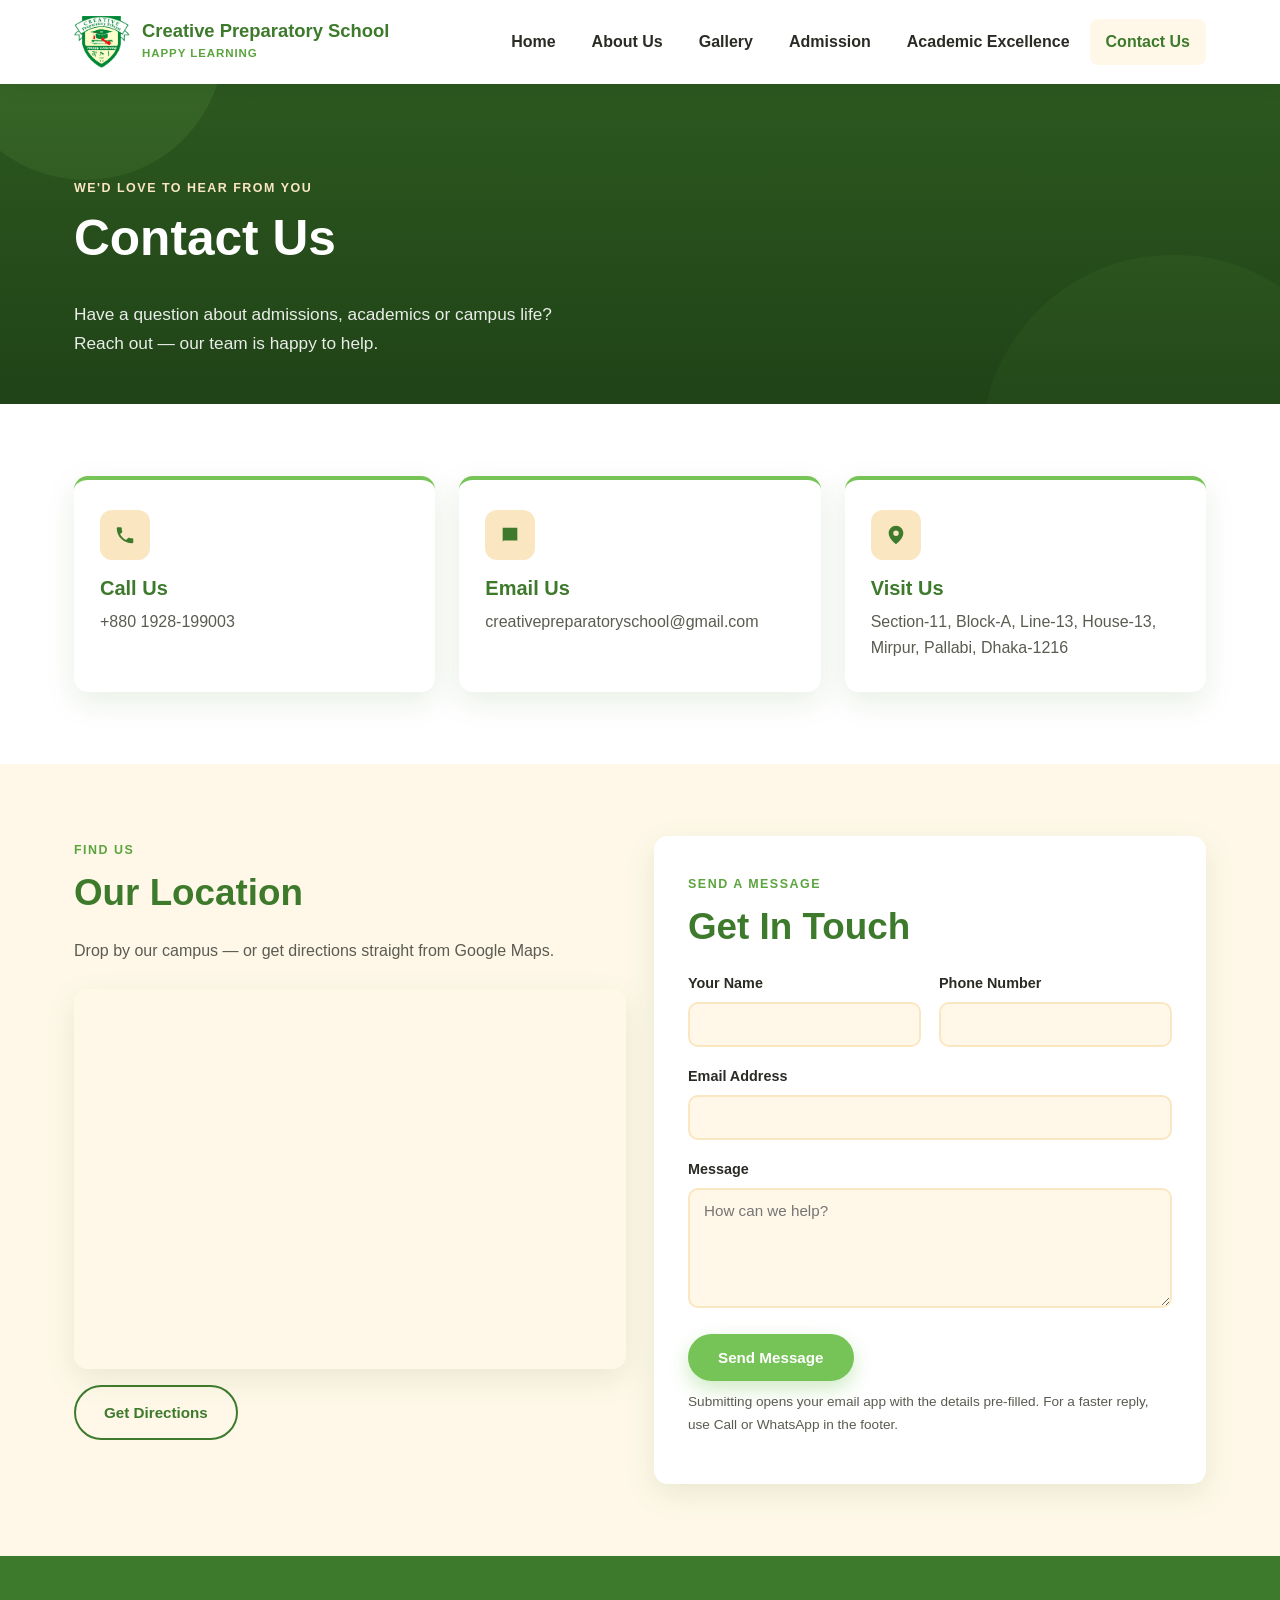
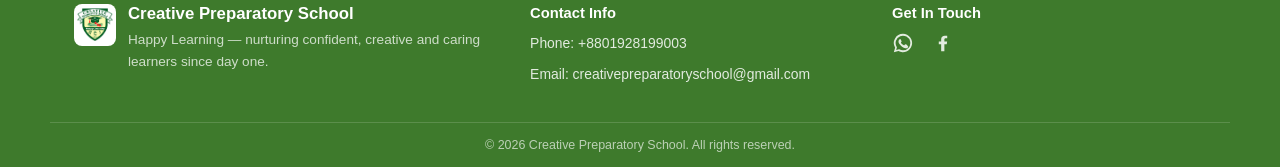
<file: contact.html>
<!DOCTYPE html>
<html lang="en">
<head>
<meta charset="UTF-8">
<meta name="viewport" content="width=device-width, initial-scale=1.0">
<title>Contact Us — Creative Preparatory School</title>
<meta name="description" content="Get in touch with Creative Preparatory School — call, WhatsApp, visit or send us a message.">
<link rel="icon" href="assets/img/logo.jpg">
<link rel="stylesheet" href="css/style.css">
</head>
<body>

<header class="site-header">
  <div class="container header-inner">
    <a href="index.html" class="brand">
      <img src="assets/img/logo.jpg" alt="Creative Preparatory School logo" class="logo">
      <span class="brand-text">
        <strong>Creative Preparatory School</strong>
        <small>Happy Learning</small>
      </span>
    </a>
    <button class="nav-toggle" aria-label="Toggle navigation" aria-expanded="false">
      <span></span><span></span><span></span>
    </button>
    <nav class="site-nav">
      <ul>
        <li><a href="index.html">Home</a></li>
        <li><a href="about.html">About Us</a></li>
        <li><a href="gallery.html">Gallery</a></li>
        <li><a href="admission.html">Admission</a></li>
        <li><a href="academics.html">Academic Excellence</a></li>
        <li><a href="contact.html">Contact Us</a></li>
      </ul>
    </nav>
  </div>
</header>

<section class="hero page-hero">
  <div class="hero-media" aria-hidden="true">
    <svg viewBox="0 0 1200 500" preserveAspectRatio="xMidYMid slice" xmlns="http://www.w3.org/2000/svg">
      <rect width="1200" height="500" fill="#3E7A2C"/>
      <circle cx="1100" cy="440" r="180" fill="#5CA43F" opacity=".5"/>
      <circle cx="80" cy="60" r="130" fill="#76C457" opacity=".4"/>
    </svg>
  </div>
  <div class="container">
    <div class="hero-content">
      <span class="eyebrow">We'd Love To Hear From You</span>
      <h1>Contact Us</h1>
      <p>Have a question about admissions, academics or campus life? Reach out — our team is happy to help.</p>
    </div>
  </div>
</section>

<!-- ===================== INFO CARDS ===================== -->
<section class="section">
  <div class="container">
    <div class="contact-cards">
      <div class="info-card reveal">
        <div class="icon">
          <svg width="22" height="22" viewBox="0 0 24 24" fill="none"><path d="M6.6 10.8c1.4 2.8 3.8 5.1 6.6 6.6l2.2-2.2c.3-.3.7-.4 1-.2 1.1.4 2.3.6 3.6.6.6 0 1 .4 1 1V20c0 .6-.4 1-1 1C10.4 21 3 13.6 3 4.6c0-.6.4-1 1-1h3.4c.6 0 1 .4 1 1 0 1.3.2 2.5.6 3.6.1.4 0 .8-.2 1L6.6 10.8Z" fill="currentColor"/></svg>
        </div>
        <h3>Call Us</h3>
        <p>+880 1928-199003</p>
      </div>
      <div class="info-card reveal">
        <div class="icon">
          <svg width="22" height="22" viewBox="0 0 24 24" fill="none"><path d="M4 4h16v14H5.2L4 19.2V4Z" fill="currentColor"/></svg>
        </div>
        <h3>Email Us</h3>
        <p>creativepreparatoryschool@gmail.com</p>
      </div>
      <div class="info-card reveal">
        <div class="icon">
          <svg width="22" height="22" viewBox="0 0 24 24" fill="none"><path d="M12 2C7.6 2 4 5.6 4 10c0 6 8 12 8 12s8-6 8-12c0-4.4-3.6-8-8-8Zm0 11a3 3 0 1 1 0-6 3 3 0 0 1 0 6Z" fill="currentColor"/></svg>
        </div>
        <h3>Visit Us</h3>
        <p>Section-11, Block-A, Line-13, House-13, Mirpur, Pallabi, Dhaka-1216</p>
      </div>
    </div>
  </div>
</section>

<!-- ===================== MAP + FORM ===================== -->
<section class="section section--cream">
  <div class="container grid-2">
    <div class="reveal">
      <div class="section-head" style="text-align:left; margin:0 0 24px;">
        <span class="eyebrow">Find Us</span>
        <h2>Our Location</h2>
        <p>Drop by our campus — or get directions straight from Google Maps.</p>
      </div>
      <div class="map-placeholder">
        <iframe
          src="https://www.google.com/maps?q=23.817313,90.36883&z=17&output=embed"
          width="100%" height="380" style="border:0;" allowfullscreen="" loading="lazy"
          referrerpolicy="no-referrer-when-downgrade"
          title="Creative Preparatory School location on Google Maps"></iframe>
      </div>
      <a href="https://maps.app.goo.gl/hHRVdDMRjSDCoboe9" target="_blank" rel="noopener" class="btn btn-dark-outline" style="margin-top:16px;">Get Directions</a>
    </div>

    <div class="reveal">
      <div class="form-card">
        <div class="section-head" style="text-align:left; margin:0 0 20px;">
          <span class="eyebrow">Send a Message</span>
          <h2>Get In Touch</h2>
        </div>
        <form data-validate data-mailto="creativepreparatoryschool@gmail.com" data-subject="Website Contact Enquiry">
          <div class="form-row">
            <div class="field">
              <label for="c-name">Your Name</label>
              <input type="text" id="c-name" name="name" required>
            </div>
            <div class="field">
              <label for="c-phone">Phone Number</label>
              <input type="tel" id="c-phone" name="phone" required>
            </div>
          </div>
          <div class="field">
            <label for="c-email">Email Address</label>
            <input type="email" id="c-email" name="email" required>
          </div>
          <div class="field">
            <label for="c-message">Message</label>
            <textarea id="c-message" name="message" required placeholder="How can we help?"></textarea>
          </div>
          <button type="submit" class="btn btn-primary">Send Message</button>
          <p class="form-note">Submitting opens your email app with the details pre-filled. For a faster reply, use Call or WhatsApp in the footer.</p>
        </form>
        <div class="form-success"></div>
      </div>
    </div>
  </div>
</section>

<footer class="site-footer">
  <div class="container footer-inner">
    <div class="footer-brand">
      <img src="assets/img/school-logo.png" alt="Creative Preparatory School logo">
      <div>
        <h3>Creative Preparatory School</h3>
        <p>Happy Learning — nurturing confident, creative and caring learners since day one.</p>
      </div>
    </div>    <div class="footer-col">
      <h4>Contact Info</h4>
      <p>Phone: <a href="tel:+8801928199003">+8801928199003</a></p>
      <p>Email: <a href="mailto:creativepreparatoryschool@gmail.com">creativepreparatoryschool@gmail.com</a></p>
    </div>

    <div class="footer-col">
      <h4>Get In Touch</h4>
      <div class="social-icons">
        <a href="https://wa.me/8801722197554" target="_blank" rel="noopener" class="social-icon" aria-label="WhatsApp">
          <svg viewBox="0 0 24 24" fill="none"><path d="M12 2a10 10 0 0 0-8.6 15.1L2 22l5-1.3A10 10 0 1 0 12 2Zm0 18a8 8 0 0 1-4.1-1.1l-.3-.2-3 .8.8-2.9-.2-.3A8 8 0 1 1 12 20Zm4.4-5.9c-.2-.1-1.4-.7-1.6-.8-.2-.1-.4-.1-.5.1-.2.2-.6.8-.8 1-.1.2-.3.2-.5.1-1.4-.7-2.3-1.3-3.2-2.8-.2-.4.2-.4.6-1.2.1-.2 0-.3 0-.5-.1-.1-.5-1.3-.7-1.8-.2-.4-.4-.4-.5-.4h-.5c-.2 0-.5.1-.7.3-.2.2-.9.9-.9 2.2s.9 2.6 1.1 2.8c.1.2 1.9 2.9 4.6 4 .6.3 1.1.4 1.5.5.6.2 1.2.2 1.6.1.5-.1 1.4-.6 1.6-1.1.2-.5.2-1 .1-1.1-.1-.1-.3-.2-.5-.3Z" fill="currentColor"/></svg>
        </a>
        <a href="https://www.facebook.com/creativepreparatoryschool" target="_blank" rel="noopener" class="social-icon" aria-label="Facebook Page">
          <svg viewBox="0 0 24 24" fill="none"><path d="M13.5 21v-7.6h2.6l.4-3h-3V8.4c0-.9.2-1.5 1.5-1.5h1.6V4.2C15.9 4.1 15 4 13.9 4c-2.3 0-3.9 1.4-3.9 4v2.4H7.4v3H10V21h3.5Z" fill="currentColor"/></svg>
        </a>
      </div>
    </div>
  </div>
  <div class="footer-bottom container">
    &copy; <span data-year>2026</span> Creative Preparatory School. All rights reserved.
  </div>
</footer>

<button class="back-to-top" aria-label="Back to top">&uarr;</button>
<script src="js/script.js"></script>
</body>
</html>
</file>
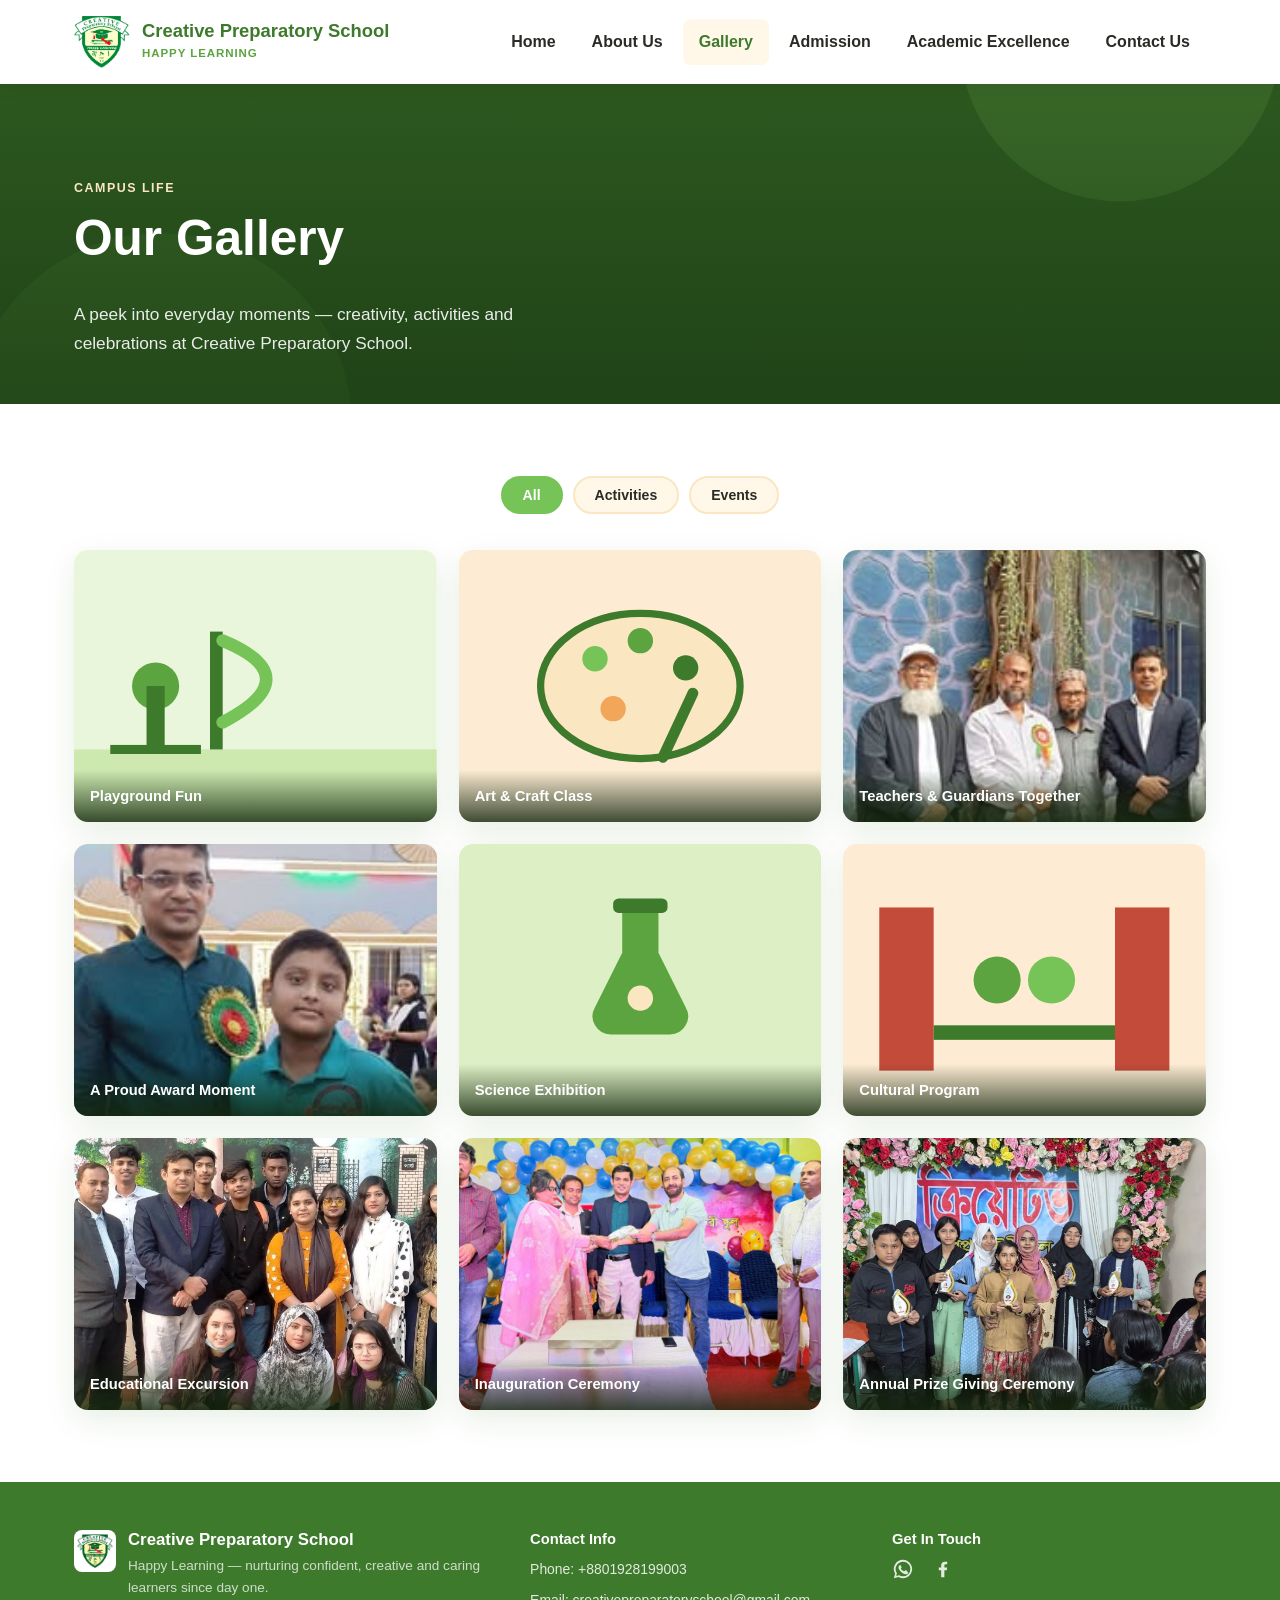
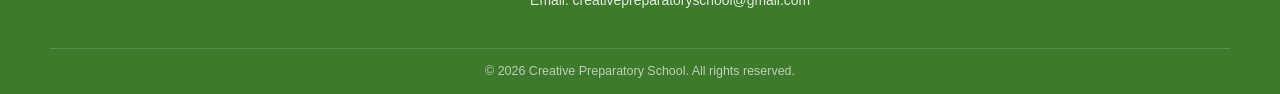
<file: gallery.html>
<!DOCTYPE html>
<html lang="en">
<head>
<meta charset="UTF-8">
<meta name="viewport" content="width=device-width, initial-scale=1.0">
<title>Gallery — Creative Preparatory School</title>
<meta name="description" content="A glimpse into campus life at Creative Preparatory School — activities and events.">
<link rel="icon" href="assets/img/logo.jpg">
<link rel="stylesheet" href="css/style.css">
</head>
<body>

<header class="site-header">
  <div class="container header-inner">
    <a href="index.html" class="brand">
      <img src="assets/img/logo.jpg" alt="Creative Preparatory School logo" class="logo">
      <span class="brand-text">
        <strong>Creative Preparatory School</strong>
        <small>Happy Learning</small>
      </span>
    </a>
    <button class="nav-toggle" aria-label="Toggle navigation" aria-expanded="false">
      <span></span><span></span><span></span>
    </button>
    <nav class="site-nav">
      <ul>
        <li><a href="index.html">Home</a></li>
        <li><a href="about.html">About Us</a></li>
        <li><a href="gallery.html">Gallery</a></li>
        <li><a href="admission.html">Admission</a></li>
        <li><a href="academics.html">Academic Excellence</a></li>
        <li><a href="contact.html">Contact Us</a></li>
      </ul>
    </nav>
  </div>
</header>

<section class="hero page-hero">
  <div class="hero-media" aria-hidden="true">
    <svg viewBox="0 0 1200 500" preserveAspectRatio="xMidYMid slice" xmlns="http://www.w3.org/2000/svg">
      <rect width="1200" height="500" fill="#3E7A2C"/>
      <circle cx="150" cy="420" r="180" fill="#5CA43F" opacity=".5"/>
      <circle cx="1050" cy="60" r="150" fill="#76C457" opacity=".45"/>
    </svg>
  </div>
  <div class="container">
    <div class="hero-content">
      <span class="eyebrow">Campus Life</span>
      <h1>Our Gallery</h1>
      <p>A peek into everyday moments — creativity, activities and celebrations at Creative Preparatory School.</p>
    </div>
  </div>
</section>

<section class="section">
  <div class="container">
    <div class="gallery-filters">
      <button class="filter-btn is-active" data-filter="all">All</button>
      <button class="filter-btn" data-filter="activities">Activities</button>
      <button class="filter-btn" data-filter="events">Events</button>
    </div>

    <div class="gallery-grid">

      <div class="gallery-item reveal" data-category="activities" data-title="Playground Fun" data-desc="Plenty of outdoor play for healthy, happy childhood memories.">
        <svg viewBox="0 0 400 300" xmlns="http://www.w3.org/2000/svg">
          <rect width="400" height="300" fill="#EAF6DC"/>
          <rect x="0" y="220" width="400" height="80" fill="#CDE9B0"/>
          <rect x="150" y="90" width="14" height="130" fill="#3E7A2C"/>
          <path d="M164 100 Q260 140 164 190" fill="none" stroke="#76C457" stroke-width="14" stroke-linecap="round"/>
          <circle cx="90" cy="150" r="26" fill="#5CA43F"/>
          <rect x="80" y="150" width="20" height="70" fill="#3E7A2C"/>
          <rect x="40" y="215" width="100" height="10" fill="#3E7A2C"/>
        </svg>
        <div class="caption">Playground Fun</div>
      </div>

      <div class="gallery-item reveal" data-category="activities" data-title="Art &amp; Craft Class" data-desc="Colourful creativity sessions to spark every child's imagination.">
        <svg viewBox="0 0 400 300" xmlns="http://www.w3.org/2000/svg">
          <rect width="400" height="300" fill="#FDEBD3"/>
          <ellipse cx="200" cy="150" rx="110" ry="80" fill="#FBE6C2" stroke="#3E7A2C" stroke-width="8"/>
          <circle cx="150" cy="120" r="14" fill="#76C457"/>
          <circle cx="200" cy="100" r="14" fill="#5CA43F"/>
          <circle cx="250" cy="130" r="14" fill="#3E7A2C"/>
          <circle cx="170" cy="175" r="14" fill="#F2A65A"/>
          <rect x="255" y="150" width="12" height="90" rx="6" fill="#3E7A2C" transform="rotate(25 255 150)"/>
        </svg>
        <div class="caption">Art &amp; Craft Class</div>
      </div>

      <div class="gallery-item reveal" data-category="activities" data-title="Teachers &amp; Guardians Together" data-desc="Warm moments shared between our teachers and school guardians.">
        <img src="assets/Gallary/Activities/487206768_1165354771957163_2742664809232512960_n.jpg" alt="Teachers and guardians together at Creative Preparatory School">
        <div class="caption">Teachers &amp; Guardians Together</div>
      </div>

      <div class="gallery-item reveal" data-category="activities" data-title="A Proud Award Moment" data-desc="A young achiever celebrates receiving recognition on stage.">
        <img src="assets/Gallary/Activities/495315487_1191022206057086_1471505297199601230_n.jpg" alt="A student proudly receiving an award">
        <div class="caption">A Proud Award Moment</div>
      </div>

      <div class="gallery-item reveal" data-category="events" data-title="Science Exhibition" data-desc="Young innovators showcase creative science and technology projects.">
        <svg viewBox="0 0 400 300" xmlns="http://www.w3.org/2000/svg">
          <rect width="400" height="300" fill="#DDEFC4"/>
          <path d="M180 70h40v50l30 60a20 20 0 0 1-18 30h-64a20 20 0 0 1-18-30l30-60Z" fill="#5CA43F"/>
          <rect x="170" y="60" width="60" height="16" rx="6" fill="#3E7A2C"/>
          <circle cx="200" cy="170" r="14" fill="#FBE6C2"/>
        </svg>
        <div class="caption">Science Exhibition</div>
      </div>

      <div class="gallery-item reveal" data-category="events" data-title="Cultural Program" data-desc="Music, dance and drama performances celebrating student talent.">
        <svg viewBox="0 0 400 300" xmlns="http://www.w3.org/2000/svg">
          <rect width="400" height="300" fill="#FDEBD3"/>
          <rect x="40" y="70" width="60" height="180" fill="#C34B3A"/>
          <rect x="300" y="70" width="60" height="180" fill="#C34B3A"/>
          <rect x="100" y="200" width="200" height="16" fill="#3E7A2C"/>
          <circle cx="170" cy="150" r="26" fill="#5CA43F"/>
          <circle cx="230" cy="150" r="26" fill="#76C457"/>
        </svg>
        <div class="caption">Cultural Program</div>
      </div>

      <div class="gallery-item reveal" data-category="events" data-title="Educational Excursion" data-desc="Teachers and students together on an educational trip.">
        <img src="assets/Gallary/Events/588621319_1351713806654591_4129663690478968666_n.jpg" alt="Teachers and students on an educational excursion">
        <div class="caption">Educational Excursion</div>
      </div>

      <div class="gallery-item reveal" data-category="events" data-title="Inauguration Ceremony" data-desc="A special ceremony celebrating a new milestone for our school.">
        <img src="assets/Gallary/Events/595895416_1361212822371356_203539948281324494_n.jpg" alt="Inauguration ceremony at Creative Preparatory School">
        <div class="caption">Inauguration Ceremony</div>
      </div>

      <div class="gallery-item reveal" data-category="events" data-title="Annual Prize Giving Ceremony" data-desc="Students proudly receiving trophies at our annual ceremony.">
        <img src="assets/Gallary/Events/605956849_1379689910523647_7859292540979072201_n.jpg" alt="Students receiving trophies at the annual prize giving ceremony">
        <div class="caption">Annual Prize Giving Ceremony</div>
      </div>

    </div>
  </div>
</section>

<!-- Lightbox -->
<div class="lightbox">
  <button class="lightbox-close" aria-label="Close">&times;</button>
  <div class="lightbox-inner">
    <div class="lightbox-media"></div>
    <div class="lightbox-caption">
      <h3></h3>
      <p></p>
    </div>
  </div>
</div>

<footer class="site-footer">
  <div class="container footer-inner">
    <div class="footer-brand">
      <img src="assets/img/school-logo.png" alt="Creative Preparatory School logo">
      <div>
        <h3>Creative Preparatory School</h3>
        <p>Happy Learning — nurturing confident, creative and caring learners since day one.</p>
      </div>
    </div>    <div class="footer-col">
      <h4>Contact Info</h4>
      <p>Phone: <a href="tel:+8801928199003">+8801928199003</a></p>
      <p>Email: <a href="mailto:creativepreparatoryschool@gmail.com">creativepreparatoryschool@gmail.com</a></p>
    </div>

    <div class="footer-col">
      <h4>Get In Touch</h4>
      <div class="social-icons">
        <a href="https://wa.me/8801722197554" target="_blank" rel="noopener" class="social-icon" aria-label="WhatsApp">
          <svg viewBox="0 0 24 24" fill="none"><path d="M12 2a10 10 0 0 0-8.6 15.1L2 22l5-1.3A10 10 0 1 0 12 2Zm0 18a8 8 0 0 1-4.1-1.1l-.3-.2-3 .8.8-2.9-.2-.3A8 8 0 1 1 12 20Zm4.4-5.9c-.2-.1-1.4-.7-1.6-.8-.2-.1-.4-.1-.5.1-.2.2-.6.8-.8 1-.1.2-.3.2-.5.1-1.4-.7-2.3-1.3-3.2-2.8-.2-.4.2-.4.6-1.2.1-.2 0-.3 0-.5-.1-.1-.5-1.3-.7-1.8-.2-.4-.4-.4-.5-.4h-.5c-.2 0-.5.1-.7.3-.2.2-.9.9-.9 2.2s.9 2.6 1.1 2.8c.1.2 1.9 2.9 4.6 4 .6.3 1.1.4 1.5.5.6.2 1.2.2 1.6.1.5-.1 1.4-.6 1.6-1.1.2-.5.2-1 .1-1.1-.1-.1-.3-.2-.5-.3Z" fill="currentColor"/></svg>
        </a>
        <a href="https://www.facebook.com/creativepreparatoryschool" target="_blank" rel="noopener" class="social-icon" aria-label="Facebook Page">
          <svg viewBox="0 0 24 24" fill="none"><path d="M13.5 21v-7.6h2.6l.4-3h-3V8.4c0-.9.2-1.5 1.5-1.5h1.6V4.2C15.9 4.1 15 4 13.9 4c-2.3 0-3.9 1.4-3.9 4v2.4H7.4v3H10V21h3.5Z" fill="currentColor"/></svg>
        </a>
      </div>
    </div>
  </div>
  <div class="footer-bottom container">
    &copy; <span data-year>2026</span> Creative Preparatory School. All rights reserved.
  </div>
</footer>

<button class="back-to-top" aria-label="Back to top">&uarr;</button>
<script src="js/script.js"></script>
</body>
</html>
</file>
<file: css/style.css>
/* ==========================================================================
   Creative Preparatory School — global stylesheet
   Palette: --green (#76C457) / --cream (#FBE6C2)
   ========================================================================== */

:root {
  --green: #76C457;
  --green-dark: #5CA43F;
  --green-darker: #3E7A2C;
  --cream: #FBE6C2;
  --cream-light: #FFF8E9;
  --white: #FFFFFF;
  --text-dark: #2B2B26;
  --text-muted: #5B5B52;
  --shadow: 0 10px 30px rgba(62, 122, 44, 0.12);
  --radius: 14px;
  --header-h: 84px;
  --container-w: 1180px;
  --font-heading: 'Poppins', 'Segoe UI', Tahoma, sans-serif;
  --font-body: 'Segoe UI', Tahoma, Verdana, sans-serif;
}

* { box-sizing: border-box; }

html { scroll-behavior: smooth; }

body {
  margin: 0;
  font-family: var(--font-body);
  color: var(--text-dark);
  background: var(--white);
  line-height: 1.65;
  padding-top: var(--header-h);
  -webkit-user-select: none;
  -moz-user-select: none;
  -ms-user-select: none;
  user-select: none;
}

/* Form fields must stay selectable/editable */
input, textarea, select {
  -webkit-user-select: text;
  -moz-user-select: text;
  -ms-user-select: text;
  user-select: text;
}

img {
  max-width: 100%;
  display: block;
  -webkit-user-drag: none;
  -khtml-user-drag: none;
  -moz-user-drag: none;
  -o-user-drag: none;
  user-drag: none;
  -webkit-user-select: none;
  user-select: none;
  pointer-events: auto;
}

a { color: inherit; text-decoration: none; }

ul { list-style: none; margin: 0; padding: 0; }

h1, h2, h3, h4 {
  font-family: var(--font-heading);
  color: var(--green-darker);
  line-height: 1.25;
  margin: 0 0 .6em;
}

h1 { font-size: clamp(2rem, 4vw, 3.1rem); }
h2 { font-size: clamp(1.6rem, 3vw, 2.3rem); }
h3 { font-size: 1.25rem; }

p { margin: 0 0 1em; color: var(--text-muted); }

.container {
  width: 100%;
  max-width: var(--container-w);
  margin: 0 auto;
  padding: 0 24px;
}

.section {
  padding: 72px 0;
}

.section--cream { background: var(--cream-light); }
.section--tight { padding: 48px 0; }

.eyebrow {
  display: inline-block;
  color: var(--green-dark);
  font-weight: 700;
  letter-spacing: .12em;
  text-transform: uppercase;
  font-size: .78rem;
  margin-bottom: 10px;
}

.section-head {
  text-align: center;
  max-width: 680px;
  margin: 0 auto 44px;
}

.section-head p { margin: 0; }

/* ---------- Buttons ---------- */
.btn {
  display: inline-flex;
  align-items: center;
  gap: 8px;
  padding: 13px 28px;
  border-radius: 50px;
  font-weight: 700;
  font-size: .95rem;
  border: 2px solid transparent;
  cursor: pointer;
  transition: transform .2s ease, box-shadow .2s ease, background .2s ease, color .2s ease;
}
.btn-primary {
  background: var(--green);
  color: var(--white);
  box-shadow: 0 8px 20px rgba(118, 196, 87, .35);
}
.btn-primary:hover { background: var(--green-dark); transform: translateY(-2px); }
.btn-outline {
  background: transparent;
  border-color: var(--white);
  color: var(--white);
}
.btn-outline:hover { background: var(--white); color: var(--green-darker); transform: translateY(-2px); }
.btn-dark-outline {
  background: transparent;
  border-color: var(--green-darker);
  color: var(--green-darker);
}
.btn-dark-outline:hover { background: var(--green-darker); color: var(--white); }

/* ==========================================================================
   Header / Navigation
   ========================================================================== */
.site-header {
  position: fixed;
  top: 0; left: 0; right: 0;
  height: var(--header-h);
  background: var(--white);
  box-shadow: 0 2px 18px rgba(0,0,0,.08);
  z-index: 1000;
}

.header-inner {
  height: 100%;
  display: flex;
  align-items: center;
  justify-content: space-between;
  gap: 20px;
}

.brand {
  display: flex;
  align-items: center;
  gap: 12px;
  flex-shrink: 0;
}

.brand .logo {
  height: 56px;
  width: 56px;
  object-fit: contain;
}

.brand-text strong {
  display: block;
  font-family: var(--font-heading);
  font-size: 1.15rem;
  color: var(--green-darker);
  line-height: 1.1;
}

.brand-text small {
  display: block;
  color: var(--green-dark);
  font-weight: 600;
  font-size: .72rem;
  letter-spacing: .08em;
  text-transform: uppercase;
  margin-top: 3px;
}

.nav-toggle {
  display: none;
  flex-direction: column;
  justify-content: space-between;
  width: 30px;
  height: 22px;
  background: none;
  border: none;
  cursor: pointer;
  padding: 0;
  z-index: 1100;
}
.nav-toggle span {
  display: block;
  height: 3px;
  border-radius: 2px;
  background: var(--green-darker);
  transition: transform .25s ease, opacity .25s ease;
}
.nav-toggle.is-active span:nth-child(1) { transform: translateY(9.5px) rotate(45deg); }
.nav-toggle.is-active span:nth-child(2) { opacity: 0; }
.nav-toggle.is-active span:nth-child(3) { transform: translateY(-9.5px) rotate(-45deg); }

.site-nav ul {
  display: flex;
  align-items: center;
  gap: 4px;
}

.site-nav > ul > li { position: relative; }

.site-nav a {
  display: block;
  padding: 10px 16px;
  font-weight: 600;
  color: var(--text-dark);
  border-radius: 8px;
  transition: color .2s ease, background .2s ease;
  white-space: nowrap;
}

.site-nav > ul > li > a:hover,
.site-nav > ul > li > a.is-current {
  color: var(--green-darker);
  background: var(--cream-light);
}

/* ==========================================================================
   Hero
   ========================================================================== */
.hero {
  position: relative;
  min-height: 640px;
  display: flex;
  align-items: center;
  color: var(--white);
  overflow: hidden;
  background: linear-gradient(180deg, rgba(30,60,20,.55), rgba(20,45,15,.72));
}

.hero-media {
  position: absolute;
  inset: 0;
  z-index: -1;
}

.hero-media svg,
.hero-media img { width: 100%; height: 100%; object-fit: cover; display: block; }

.hero .container { position: relative; }

.hero-content { max-width: 640px; }

.hero-content .eyebrow { color: var(--cream); }

.hero-content h1 { color: var(--white); }

.hero-content p {
  color: rgba(255,255,255,.9);
  font-size: 1.08rem;
  max-width: 520px;
}

.hero-actions {
  display: flex;
  gap: 14px;
  margin-top: 26px;
  flex-wrap: wrap;
}

.page-hero {
  min-height: 320px;
  padding-top: 60px;
}

.page-hero .hero-content { max-width: 720px; }

/* ==========================================================================
   Home — welcome / intro strip
   ========================================================================== */
.welcome-strip {
  display: grid;
  grid-template-columns: repeat(3, 1fr);
  gap: 24px;
  margin-top: -70px;
  position: relative;
  z-index: 5;
}

.welcome-card {
  background: var(--white);
  border-radius: var(--radius);
  box-shadow: var(--shadow);
  padding: 28px 26px;
  text-align: center;
  border-top: 4px solid var(--green);
}

.welcome-card .icon {
  width: 52px;
  height: 52px;
  margin: 0 auto 14px;
  display: flex;
  align-items: center;
  justify-content: center;
  border-radius: 50%;
  background: var(--cream);
  color: var(--green-darker);
}

.welcome-card h3 { margin-bottom: 8px; }
.welcome-card p { margin: 0; font-size: .95rem; }

/* ---------- Principal/leadership message ---------- */
.teacher-message {
  display: grid;
  grid-template-columns: 340px 1fr;
  gap: 48px;
  align-items: center;
}

.teacher-photo {
  border-radius: var(--radius);
  overflow: hidden;
  box-shadow: var(--shadow);
  border: 6px solid var(--white);
  outline: 2px solid var(--cream);
}

.teacher-photo img { width: 100%; aspect-ratio: 4 / 5; object-fit: cover; display: block; }

.teacher-quote {
  position: relative;
  padding-left: 28px;
  border-left: 4px solid var(--green);
}

.teacher-quote p {
  font-size: 1.05rem;
  color: var(--text-dark);
}

.teacher-quote .signature {
  margin-top: 20px;
}

.teacher-quote .signature strong {
  display: block;
  color: var(--green-darker);
  font-family: var(--font-heading);
  font-size: 1.05rem;
}

.teacher-quote .signature span {
  color: var(--text-muted);
  font-size: .9rem;
}

/* ---------- Stats strip ---------- */
.stats-strip {
  display: grid;
  grid-template-columns: repeat(4, 1fr);
  gap: 20px;
  text-align: center;
}

.stat-item .num {
  font-family: var(--font-heading);
  font-size: clamp(1.8rem, 3vw, 2.6rem);
  font-weight: 700;
  color: var(--green-darker);
}

.stat-item .label {
  color: var(--text-muted);
  font-weight: 600;
  font-size: .9rem;
}

/* ---------- CTA banner ---------- */
.cta-banner {
  background: linear-gradient(120deg, var(--green-darker), var(--green-dark));
  color: var(--white);
  border-radius: var(--radius);
  padding: 46px;
  display: flex;
  align-items: center;
  justify-content: space-between;
  gap: 24px;
  flex-wrap: wrap;
}

.cta-banner h2, .cta-banner p { color: var(--white); margin: 0; }
.cta-banner p { color: rgba(255,255,255,.85); margin-top: 6px; }

/* ==========================================================================
   Cards / grids (generic, reused across pages)
   ========================================================================== */
.grid-3 { display: grid; grid-template-columns: repeat(3, 1fr); gap: 28px; }
.grid-2 { display: grid; grid-template-columns: repeat(2, 1fr); gap: 28px; }
.grid-4 { display: grid; grid-template-columns: repeat(4, 1fr); gap: 22px; }

.info-card {
  background: var(--white);
  border-radius: var(--radius);
  box-shadow: var(--shadow);
  padding: 30px 26px;
  border-top: 4px solid var(--green);
  height: 100%;
}

.info-card .icon {
  width: 50px; height: 50px;
  border-radius: 12px;
  background: var(--cream);
  color: var(--green-darker);
  display: flex; align-items: center; justify-content: center;
  margin-bottom: 16px;
}

.info-card h3 { margin-bottom: 8px; }
.info-card p:last-child { margin-bottom: 0; }

/* ---------- Achievements (photo gallery) ---------- */
.achievement-gallery {
  display: grid;
  grid-template-columns: repeat(3, 1fr);
  gap: 24px;
}
.achievement-gallery.student-gallery {
  grid-template-columns: repeat(5, 1fr);
  gap: 18px;
}
.achievement-photo {
  margin: 0;
  background: var(--white);
  border-radius: var(--radius);
  overflow: hidden;
  box-shadow: var(--shadow);
}
.achievement-photo svg { width: 100%; display: block; aspect-ratio: 4 / 3; }
.achievement-photo img { width: 100%; height: auto; display: block; }
.achievement-photo figcaption {
  padding: 14px 16px;
  font-weight: 600;
  font-size: .92rem;
  color: var(--text-dark);
}
.achievement-photo figcaption strong,
.achievement-photo figcaption span {
  display: block;
}
.achievement-photo figcaption strong { color: var(--green-darker); }
.achievement-photo figcaption span {
  font-weight: 500;
  font-size: .85rem;
  color: var(--text-muted);
  margin-top: 3px;
}

/* ---------- Timeline (School Journey) ---------- */
.timeline {
  position: relative;
  max-width: 820px;
  margin: 0 auto;
  padding-left: 32px;
  border-left: 3px solid var(--green);
}

.timeline-item {
  position: relative;
  padding-bottom: 42px;
}
.timeline-item:last-child { padding-bottom: 0; }

.timeline-item::before {
  content: '';
  position: absolute;
  left: -41px;
  top: 2px;
  width: 18px; height: 18px;
  border-radius: 50%;
  background: var(--white);
  border: 4px solid var(--green-darker);
}

.timeline-item .year {
  display: inline-block;
  background: var(--green);
  color: var(--white);
  font-weight: 700;
  font-size: .82rem;
  padding: 4px 14px;
  border-radius: 50px;
  margin-bottom: 10px;
}

.timeline-item h3 { margin-bottom: 6px; }
.timeline-item p { margin: 0; }

/* ---------- Gallery ---------- */
.gallery-filters {
  display: flex;
  justify-content: center;
  flex-wrap: wrap;
  gap: 10px;
  margin-bottom: 36px;
}
.filter-btn {
  padding: 9px 20px;
  border-radius: 50px;
  border: 2px solid var(--cream);
  background: var(--cream-light);
  font-weight: 600;
  font-size: .88rem;
  color: var(--text-dark);
  cursor: pointer;
  transition: all .2s ease;
}
.filter-btn:hover { border-color: var(--green); }
.filter-btn.is-active {
  background: var(--green);
  border-color: var(--green);
  color: var(--white);
}

.gallery-grid {
  display: grid;
  grid-template-columns: repeat(3, 1fr);
  gap: 22px;
}

.gallery-item {
  border-radius: var(--radius);
  overflow: hidden;
  box-shadow: var(--shadow);
  cursor: pointer;
  position: relative;
  aspect-ratio: 4 / 3;
  transition: transform .3s ease;
}
.gallery-item:hover { transform: translateY(-6px); }

.gallery-item svg { width: 100%; height: 100%; }
.gallery-item img { width: 100%; height: 100%; object-fit: cover; display: block; }

.gallery-item .caption {
  position: absolute;
  left: 0; right: 0; bottom: 0;
  padding: 14px 16px;
  background: linear-gradient(0deg, rgba(20,40,14,.82), transparent);
  color: var(--white);
  font-weight: 600;
  font-size: .92rem;
}

/* Lightbox */
.lightbox {
  position: fixed;
  inset: 0;
  background: rgba(20, 30, 15, .88);
  display: none;
  align-items: center;
  justify-content: center;
  z-index: 2000;
  padding: 30px;
}
.lightbox.is-open { display: flex; }
.lightbox-inner {
  max-width: 640px;
  width: 100%;
  background: var(--white);
  border-radius: var(--radius);
  overflow: hidden;
}
.lightbox-inner svg,
.lightbox-inner img { width: 100%; display: block; }
.lightbox-caption { padding: 18px 22px; }
.lightbox-caption h3 { margin-bottom: 4px; }
.lightbox-caption p { margin: 0; }
.lightbox-close {
  position: absolute;
  top: 24px; right: 30px;
  width: 44px; height: 44px;
  border-radius: 50%;
  background: var(--white);
  border: none;
  font-size: 1.3rem;
  cursor: pointer;
  color: var(--text-dark);
}

/* ---------- Admission steps ---------- */
.steps {
  display: grid;
  grid-template-columns: repeat(3, 1fr);
  gap: 24px;
}
.step-card { text-align: center; position: relative; }
.step-card .step-num {
  width: 58px; height: 58px;
  border-radius: 50%;
  background: var(--green);
  color: var(--white);
  font-family: var(--font-heading);
  font-weight: 700;
  font-size: 1.3rem;
  display: flex; align-items: center; justify-content: center;
  margin: 0 auto 16px;
  box-shadow: 0 8px 20px rgba(118,196,87,.4);
}
.step-card h3 { font-size: 1.05rem; }
.step-card p { font-size: .92rem; margin: 0; }

.requirements-list li {
  display: flex;
  gap: 12px;
  align-items: flex-start;
  padding: 12px 0;
  border-bottom: 1px dashed rgba(0,0,0,.1);
  color: var(--text-muted);
}
.requirements-list li:last-child { border-bottom: none; }
.requirements-list .tick {
  flex-shrink: 0;
  width: 26px; height: 26px;
  border-radius: 50%;
  background: var(--green);
  color: var(--white);
  display: flex; align-items: center; justify-content: center;
  font-size: .8rem;
  margin-top: 2px;
}

.fee-table {
  width: 100%;
  border-collapse: collapse;
  background: var(--white);
  border-radius: var(--radius);
  overflow: hidden;
  box-shadow: var(--shadow);
}
.fee-table th, .fee-table td {
  padding: 16px 20px;
  text-align: left;
}
.fee-table thead { background: var(--green); color: var(--white); }
.fee-table tbody tr:nth-child(odd) { background: var(--cream-light); }

/* ---------- Forms ---------- */
.form-card {
  background: var(--white);
  border-radius: var(--radius);
  box-shadow: var(--shadow);
  padding: 34px;
}
.form-row { display: grid; grid-template-columns: 1fr 1fr; gap: 18px; }
.field { margin-bottom: 18px; }
.field label {
  display: block;
  font-weight: 600;
  margin-bottom: 6px;
  font-size: .9rem;
  color: var(--text-dark);
}
.field input, .field select, .field textarea {
  width: 100%;
  padding: 12px 14px;
  border: 2px solid var(--cream);
  border-radius: 10px;
  font-family: inherit;
  font-size: .95rem;
  background: var(--cream-light);
  transition: border-color .2s ease;
}
.field input:focus, .field select:focus, .field textarea:focus {
  outline: none;
  border-color: var(--green);
  background: var(--white);
}
.field textarea { resize: vertical; min-height: 120px; }
.form-note {
  font-size: .85rem;
  margin-top: 10px;
  color: var(--text-muted);
}
.form-success {
  display: none;
  background: var(--cream-light);
  border: 2px solid var(--green);
  color: var(--green-darker);
  border-radius: 10px;
  padding: 14px 18px;
  margin-top: 16px;
  font-weight: 600;
}
.form-success.is-visible { display: block; }

/* ---------- Academics ---------- */
.tabs-nav {
  display: flex;
  gap: 10px;
  justify-content: center;
  flex-wrap: wrap;
  margin-bottom: 36px;
}
.tab-btn {
  padding: 11px 22px;
  border-radius: 50px;
  border: 2px solid var(--green);
  background: transparent;
  color: var(--green-darker);
  font-weight: 700;
  cursor: pointer;
  transition: all .2s ease;
}
.tab-btn.is-active, .tab-btn:hover {
  background: var(--green);
  color: var(--white);
}
.tab-panel { display: none; }
.tab-panel.is-active { display: block; animation: fadeIn .35s ease; }

@keyframes fadeIn {
  from { opacity: 0; transform: translateY(10px); }
  to { opacity: 1; transform: translateY(0); }
}

.subject-tag {
  display: inline-block;
  background: var(--cream);
  color: var(--green-darker);
  font-weight: 600;
  font-size: .85rem;
  padding: 7px 16px;
  border-radius: 50px;
  margin: 0 8px 8px 0;
}

/* ---------- Contact ---------- */
.contact-cards { display: grid; grid-template-columns: repeat(3, 1fr); gap: 24px; }
.map-placeholder {
  border-radius: var(--radius);
  overflow: hidden;
  box-shadow: var(--shadow);
}
.map-placeholder svg,
.map-placeholder iframe { width: 100%; display: block; }

/* ---------- Reveal-on-scroll ---------- */
.reveal {
  opacity: 0;
  transform: translateY(24px);
  transition: opacity .6s ease, transform .6s ease;
}
.reveal.is-visible { opacity: 1; transform: translateY(0); }

/* ---------- Back to top ---------- */
.back-to-top {
  position: fixed;
  right: 24px;
  bottom: 24px;
  width: 48px; height: 48px;
  border-radius: 50%;
  background: var(--green);
  color: var(--white);
  border: none;
  box-shadow: var(--shadow);
  font-size: 1.2rem;
  cursor: pointer;
  display: flex;
  align-items: center;
  justify-content: center;
  opacity: 0;
  visibility: hidden;
  transform: translateY(10px);
  transition: all .25s ease;
  z-index: 900;
}
.back-to-top.is-visible { opacity: 1; visibility: visible; transform: translateY(0); }
.back-to-top:hover { background: var(--green-dark); }

/* ==========================================================================
   Footer
   ========================================================================== */
.site-footer {
  background: var(--green-darker);
  color: rgba(255,255,255,.85);
  padding-top: 48px;
  font-size: .92rem;
}

.footer-inner {
  display: grid;
  grid-template-columns: 1.3fr 1fr 1fr;
  gap: 48px;
  padding-bottom: 36px;
  border-bottom: 1px solid rgba(255,255,255,.15);
}

.footer-brand { display: flex; gap: 12px; }
.footer-brand img { height: 42px; width: 42px; object-fit: contain; background: var(--white); border-radius: 8px; padding: 3px; }
.footer-brand h3 { color: var(--white); margin-bottom: 4px; font-size: 1.05rem; }
.footer-brand p { color: rgba(255,255,255,.75); margin: 0; font-size: .85rem; }

.footer-col h4 {
  color: var(--white);
  font-size: .92rem;
  margin-bottom: 10px;
}
.footer-col ul li { margin-bottom: 6px; }
.footer-col ul li a { color: rgba(255,255,255,.8); font-size: .87rem; transition: color .2s ease; }
.footer-col ul li a:hover { color: var(--cream); }

.footer-col p { margin: 0 0 8px; font-size: .87rem; color: rgba(255,255,255,.85); }
.footer-col p:last-child { margin-bottom: 0; }
.footer-col p a { color: rgba(255,255,255,.85); transition: color .2s ease; }
.footer-col p a:hover { color: var(--cream); }

.social-icons {
  display: flex;
  gap: 18px;
}
.social-icon {
  color: rgba(255,255,255,.85);
  transition: color .2s ease, transform .2s ease;
}
.social-icon:hover { color: var(--cream); transform: translateY(-3px); }
.social-icon svg { width: 22px; height: 22px; display: block; }

.footer-bottom {
  text-align: center;
  padding: 12px 0;
  font-size: .78rem;
  color: rgba(255,255,255,.65);
}
.footer-bottom a { color: var(--cream); font-weight: 600; }

/* ==========================================================================
   Responsive
   ========================================================================== */
@media (max-width: 992px) {
  .teacher-message { grid-template-columns: 1fr; }
  .teacher-photo { max-width: 320px; margin: 0 auto; }
  .welcome-strip, .grid-3, .steps, .contact-cards { grid-template-columns: repeat(2, 1fr); }
  .grid-4, .stats-strip { grid-template-columns: repeat(2, 1fr); gap: 24px; }
  .gallery-grid, .achievement-gallery { grid-template-columns: repeat(2, 1fr); }
  .achievement-gallery.student-gallery { grid-template-columns: repeat(3, 1fr); }
  .footer-inner { grid-template-columns: 1fr 1fr; row-gap: 32px; }
  .footer-brand { grid-column: 1 / -1; }
}

@media (max-width: 768px) {
  :root { --header-h: 72px; }

  .nav-toggle { display: flex; }

  .site-nav {
    position: fixed;
    top: var(--header-h);
    left: 0; right: 0;
    bottom: 0;
    background: var(--white);
    padding: 20px;
    overflow-y: auto;
    transform: translateX(100%);
    transition: transform .3s ease;
  }
  .site-nav.is-open { transform: translateX(0); }

  .site-nav ul { flex-direction: column; align-items: stretch; gap: 6px; }
  .site-nav > ul > li > a { padding: 14px 16px; font-size: 1.05rem; }

  .brand-text strong { font-size: 1rem; }
  .brand .logo { height: 46px; width: 46px; }

  .welcome-strip, .grid-3, .grid-2, .steps, .contact-cards, .form-row {
    grid-template-columns: 1fr;
  }
  .welcome-strip { margin-top: 24px; }
  .teacher-message { gap: 28px; }
  .gallery-grid, .achievement-gallery { grid-template-columns: 1fr; }
  .achievement-gallery.student-gallery { grid-template-columns: repeat(2, 1fr); gap: 12px; }
  .cta-banner { flex-direction: column; text-align: center; }
  .footer-inner { grid-template-columns: 1fr; text-align: left; }
  .hero { min-height: 560px; text-align: center; }
  .hero-content { margin: 0 auto; }
  .hero-actions { justify-content: center; }
}

@media (max-width: 480px) {
  .section { padding: 52px 0; }
  .form-card { padding: 22px; }
  .cta-banner { padding: 32px 22px; }
}
</file>
